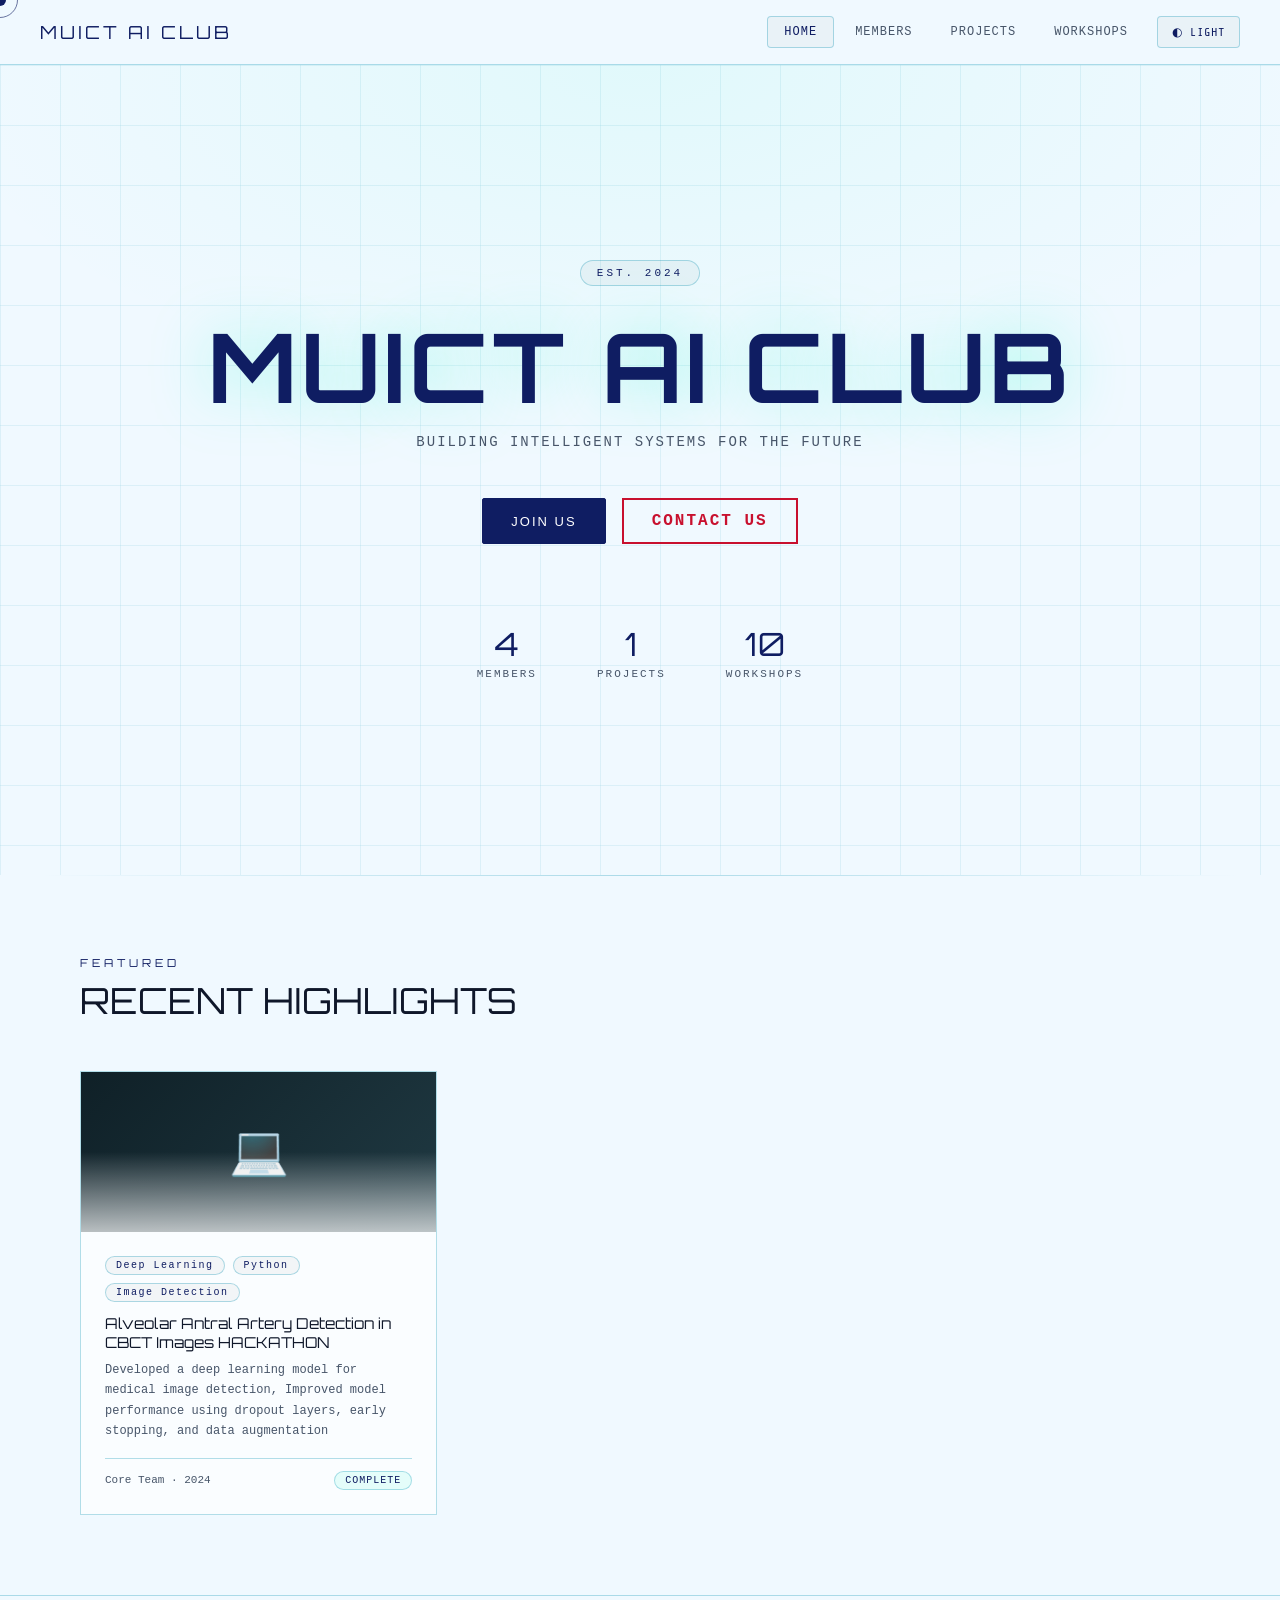
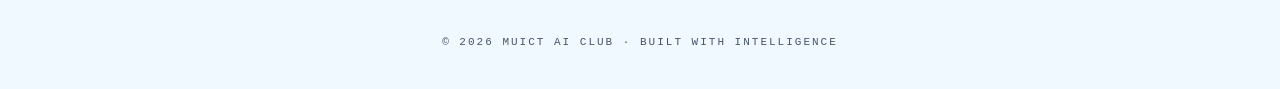
<file: index.html>
<!DOCTYPE html>
<html lang="en" data-theme="dark">
<head>
  <meta charset="UTF-8">
  <meta name="viewport" content="width=device-width, initial-scale=1.0">
  <meta name="description" content="AI Club — Building Intelligent Systems for the Future">
  <meta name="og:title" content="AI Club">
  <meta name="og:description" content="Building Intelligent Systems for the Future">
  <title>MUICT AI Club</title>
  <link rel="preconnect" href="https://fonts.googleapis.com">
  <link rel="preconnect" href="https://fonts.gstatic.com" crossorigin>
  <link href="https://fonts.googleapis.com/css2?family=Orbitron:wght@400;700&family=Share+Tech+Mono&display=swap" rel="stylesheet">
  <link rel="stylesheet" href="css/style.css">
</head>
<body>

  <!-- Custom cursor -->
  <div class="cursor" id="cursor"></div>
  <div class="cursor-ring" id="cursorRing"></div>

  <!-- Navbar -->
  <nav class="navbar">
    <div class="nav-logo">MUICT AI CLUB</div>
    <div class="nav-links">
      <a href="#" class="active" data-page="home" onclick="showPage('home', this)">HOME</a>
      <a href="#" data-page="members" onclick="showPage('members', this)">MEMBERS</a>
      <a href="#" data-page="projects" onclick="showPage('projects', this)">PROJECTS</a>
      <a href="#" data-page="workshops" onclick="showPage('workshops', this)">WORKSHOPS</a>
      <button class="theme-toggle" id="themeBtn" onclick="toggleTheme()">◐ LIGHT</button>
    </div>
  </nav>

  <!-- ======================== HOME PAGE ======================== -->
  <div id="page-home" class="page active">
    <div class="hero">
      <div class="hero-badge">EST. 2024</div>
      <h1>MUICT AI CLUB</h1>
      <p class="hero-sub">BUILDING INTELLIGENT SYSTEMS FOR THE FUTURE</p>
      <div class="hero-btns">
        <!-- <button class="btn filled" onclick="showPage('members', document.querySelector('[data-page=members]'))">JOIN US</button>
        <a href="muaihackathon2026/" class="btn">HACKATHON</a> -->
        <button 
  class="btn filled" 
  onclick="showPage('members', document.querySelector('[data-page=members]'))"
  style="color: white;"
>
  JOIN US
</button>

<a 
  href="contact_info/"
  style="
    display:inline-block;
    width:auto;
    white-space:nowrap;
    padding:12px 28px;
    color:#C8102E;
    border:2px solid #C8102E;
    font-weight:700;
    text-decoration:none;
    letter-spacing:2px;
    background:transparent;
    transition:all 0.25s ease;
  "
  onmouseover="
    this.style.background='#C8102E';
    this.style.color='white';
    this.style.boxShadow='0 6px 20px rgba(200,16,46,0.3)';
    this.style.transform='translateY(-2px)';
  "
  onmouseout="
    this.style.background='transparent';
    this.style.color='#C8102E';
    this.style.boxShadow='none';
    this.style.transform='translateY(0)';
  "
>
  CONTACT US
</a>
 
      </div>
      <div class="hero-stats">
        <div class="stat"><span class="stat-num" id="statMembers">0</span><div class="stat-label">MEMBERS</div></div>
        <div class="stat"><span class="stat-num" id="statProjects">0</span><div class="stat-label">PROJECTS</div></div>
        <div class="stat"><span class="stat-num" id="statWorkshops">0</span><div class="stat-label">WORKSHOPS</div></div>
      </div>
    </div>

    <div class="divider"></div>

    <div class="section">
      <div class="section-title">FEATURED</div>
      <div class="section-heading">RECENT HIGHLIGHTS</div>
      <div class="projects-grid" id="homeFeatured"></div>
    </div>
  </div>

  <!-- ======================== MEMBERS PAGE ======================== -->
  <div id="page-members" class="page">
    <div class="section" style="padding-top: 60px;">

      <!-- Current members -->
      <div class="section-title">THE TEAM</div>
      <div class="section-heading">CURRENT MEMBERS</div>
      <div class="members-grid" id="currentMembersGrid"></div>

      <!-- Alumni divider -->
      <div class="alumni-divider">
        <div class="alumni-divider-line"></div>
        <div class="alumni-divider-label">ALUMNI</div>
        <div class="alumni-divider-line"></div>
      </div>

      <!-- Alumni members -->
      <div class="section-sub">Members who have graduated — always part of the club.</div>
      <div class="members-grid alumni-grid" id="alumniMembersGrid"></div>

      <!-- Join banner -->
      <div class="join-banner" id="joinBanner">
        <div class="join-banner-text">
          <div class="join-banner-title">WANT TO JOIN?</div>
          <div class="join-banner-sub">Fill in the form and we will get back to you.</div>
        </div>
        <a id="joinFormLink" href="#" target="_blank" rel="noopener" class="btn filled" style="color: white;">APPLY NOW</a>
      </div>

    </div>
  </div>

  <!-- ======================== PROJECTS PAGE ======================== -->
  <div id="page-projects" class="page">
    <div class="section" style="padding-top: 60px;">
      <div class="section-title">OUR WORK</div>
      <div class="section-heading">PAST PROJECTS</div>
      <div class="projects-grid" id="projectsGrid"></div>
    </div>
  </div>

  <!-- ======================== WORKSHOPS PAGE ======================== -->
  <div id="page-workshops" class="page">
    <div class="section" style="padding-top: 60px;">
      <div class="section-title">LEARN</div>
      <div class="section-heading">WORKSHOPS</div>
      <div class="workshops-grid" id="workshopsGrid"></div>

      <!-- Workshop register banner -->
      <!-- <div class="join-banner" id="workshopBanner">
        <div class="join-banner-text">
          <div class="join-banner-title">UPCOMING WORKSHOP</div>
          <div class="join-banner-sub">Register to save your spot for the next session.</div>
        </div>
        <a id="workshopFormLink" href="#" target="_blank" rel="noopener" class="btn">REGISTER</a>
      </div> -->
    </div>
  </div>

  <!-- Footer -->
  <footer>
    &copy; 2026 MUICT AI CLUB · BUILT WITH INTELLIGENCE
  </footer>

  <!-- ======================== EDIT MODAL ======================== -->
  <div class="modal-overlay" id="editModal">
    <div class="modal">
      <h3>EDIT MEMBER</h3>
      <div class="field">
        <label>PHOTO</label>
        <div class="avatar-preview" id="modalAvatarPreview"></div>
        <input type="file" id="photoInput" accept="image/*">
      </div>
      <div class="field"><label>NAME</label><input id="editName" type="text" placeholder="Full Name"></div>
      <div class="field"><label>ROLE</label><input id="editRole" type="text" placeholder="e.g. AI Engineer"></div>
      <div class="field"><label>BIO</label><textarea id="editBio" rows="3" placeholder="Short bio..."></textarea></div>
      <div class="field"><label>LINKEDIN URL</label><input id="editLinkedin" type="url" placeholder="https://linkedin.com/in/username"></div>
      <div class="field"><label>GITHUB URL</label><input id="editGithub" type="url" placeholder="https://github.com/username"></div>
      <div class="modal-actions">
        <button class="btn" onclick="closeModal()">CANCEL</button>
        <button class="btn filled" onclick="saveEdit()">SAVE</button>
      </div>
    </div>
  </div>

  <!-- Scripts (data first, then app logic) -->
  <script src="js/data.js"></script>
  <script src="js/render.js"></script>
  <script src="js/app.js"></script>

</body>
</html>
</file>
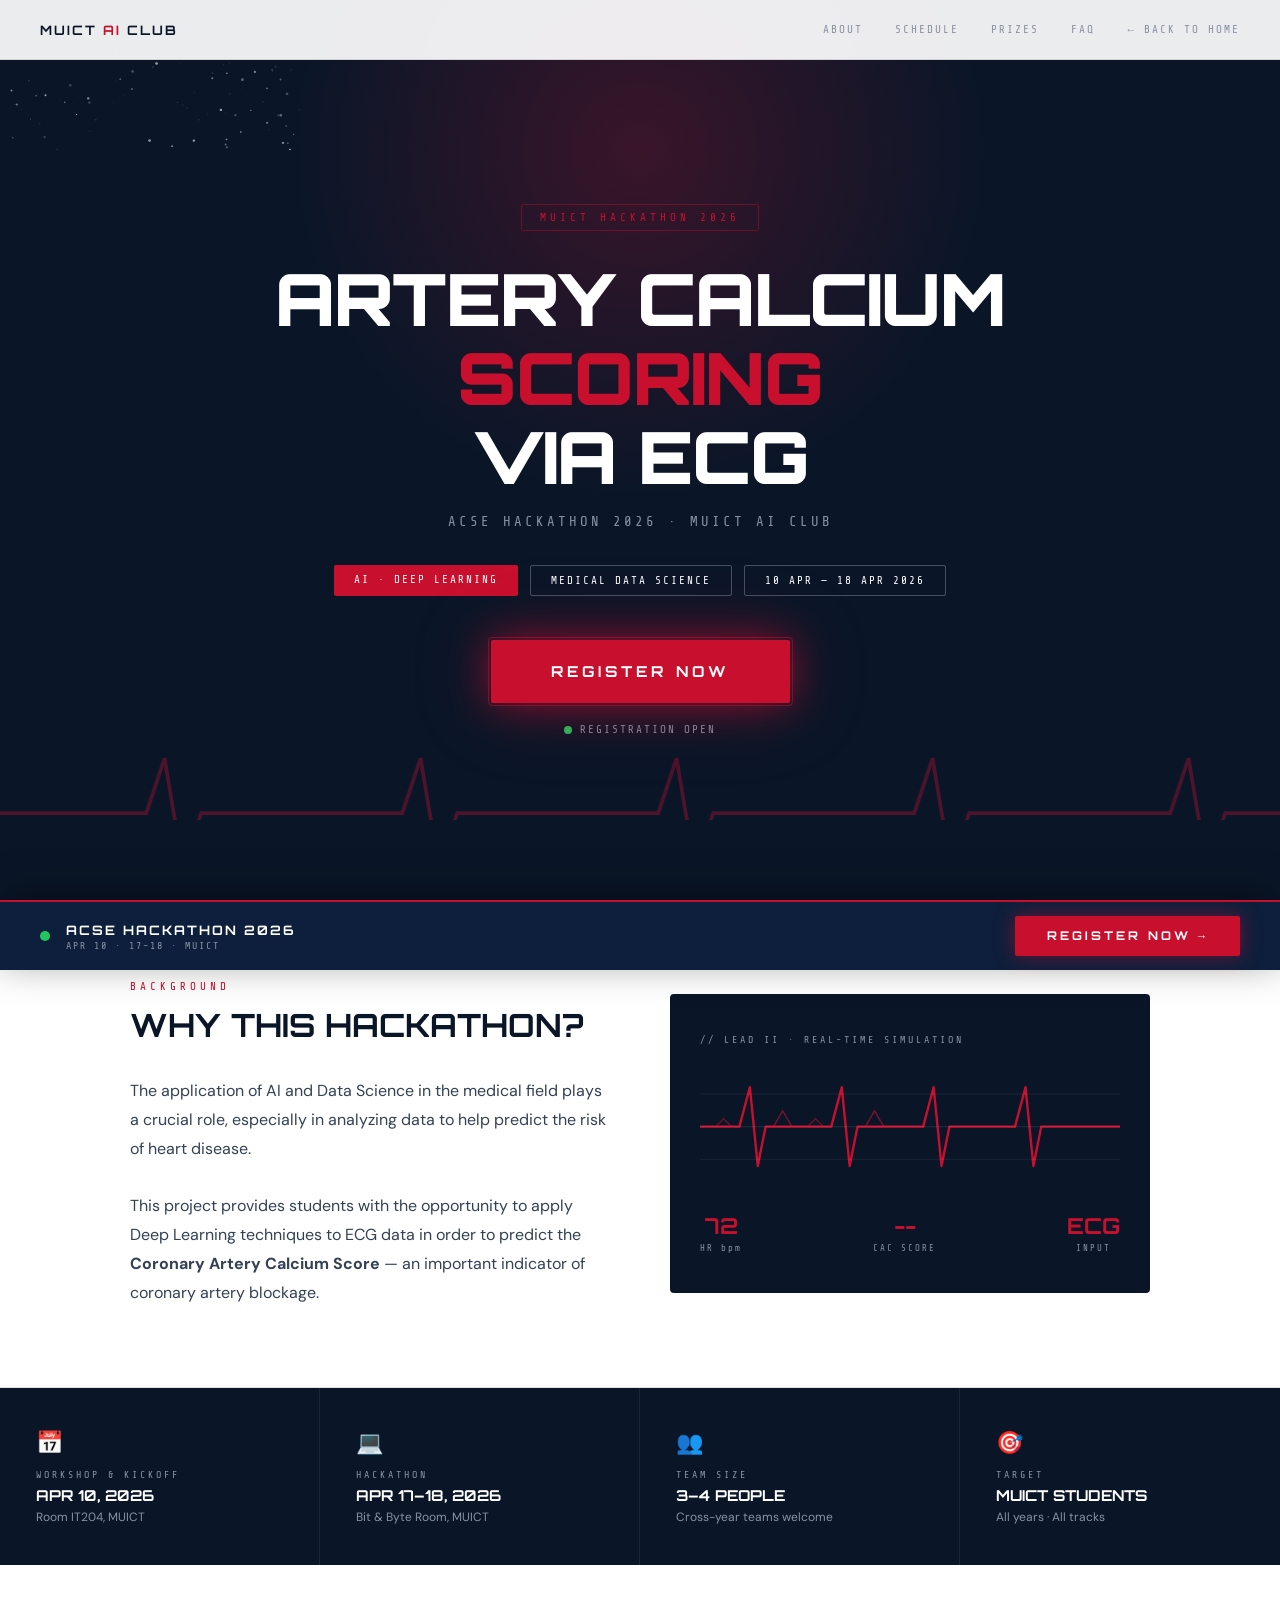
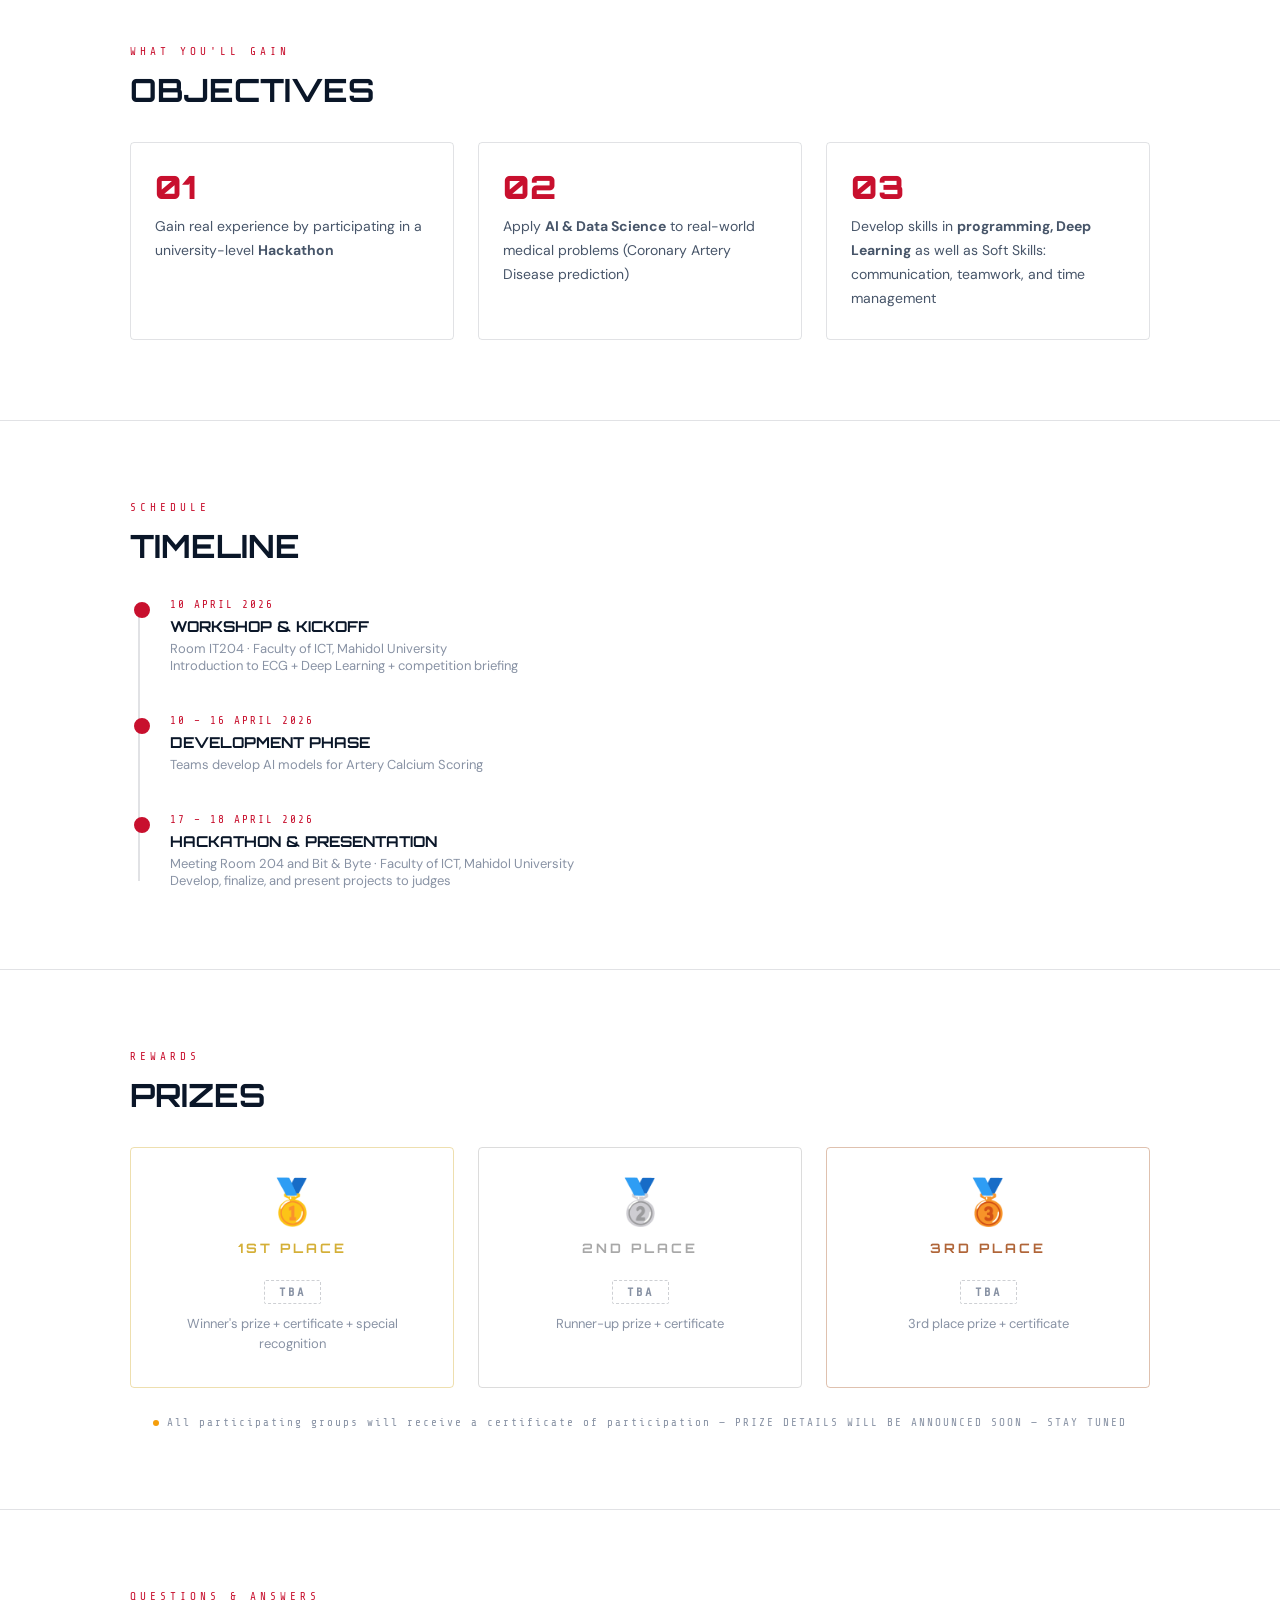
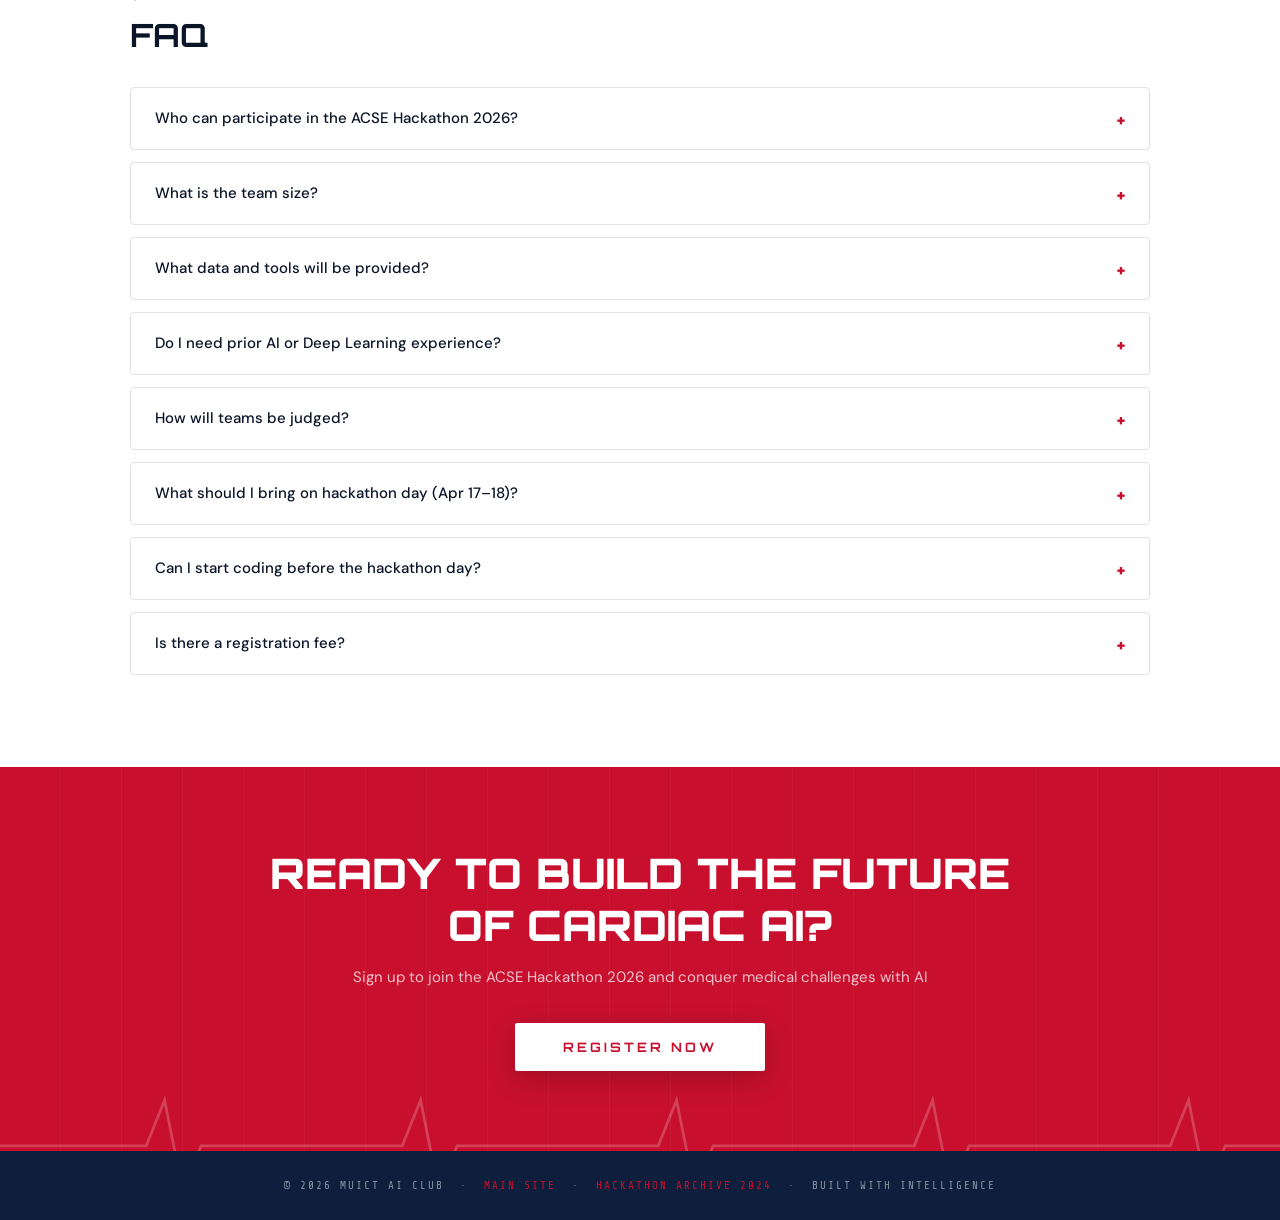
<file: muaihackathon2026/index.html>
<!DOCTYPE html>
<html lang="en">
<head>
  <meta charset="UTF-8">
  <meta name="viewport" content="width=device-width, initial-scale=1.0">
  <title>ACSE Hackathon 2026 · MUICT AI Club</title>
  <link rel="preconnect" href="https://fonts.googleapis.com">
  <link rel="preconnect" href="https://fonts.gstatic.com" crossorigin>
  <link href="https://fonts.googleapis.com/css2?family=Orbitron:wght@400;700;900&family=Share+Tech+Mono&family=DM+Sans:wght@300;400;500&display=swap" rel="stylesheet">
  <style>
    :root {
      --red:    #C8102E;
      --navy:   #0A1628;
      --navy2:  #0D1F3C;
      --white:  #FFFFFF;
      --off:    #F4F5F7;
      --gray:   #8892A4;
      --line:   rgba(10,22,40,0.12);
      --accent: #E8F0FF;
      --ecg:    #C8102E;
    }

    *, *::before, *::after { box-sizing: border-box; margin: 0; padding: 0; }

    html { scroll-behavior: smooth; }

    body {
      font-family: 'DM Sans', sans-serif;
      background: var(--white);
      color: var(--navy);
      overflow-x: hidden;
    }

    /* ── NAVBAR ── */
    nav {
      position: fixed; top: 0; left: 0; right: 0; z-index: 100;
      display: flex; align-items: center; justify-content: space-between;
      padding: 0 40px; height: 60px;
      background: rgba(255,255,255,0.92);
      backdrop-filter: blur(10px);
      border-bottom: 1px solid var(--line);
    }
    .nav-logo {
      font-family: 'Orbitron', monospace;
      font-size: 13px; font-weight: 700; letter-spacing: 2px;
      color: var(--navy);
    }
    .nav-logo span { color: var(--red); }
    .nav-links {
      display: flex; align-items: center; gap: 32px;
    }
    .nav-link {
      font-family: 'Share Tech Mono', monospace;
      font-size: 11px; letter-spacing: 2px; color: var(--gray);
      text-decoration: none; transition: color .2s;
    }
    .nav-link:hover { color: var(--red); }
    .nav-back {
      font-family: 'Share Tech Mono', monospace;
      font-size: 11px; letter-spacing: 2px; color: var(--gray);
      text-decoration: none; transition: color .2s;
    }
    .nav-back:hover { color: var(--red); }
    @media(max-width:600px){
      nav { padding: 0 20px; }
      .nav-links { gap: 16px; }
    }

    /* ── HERO ── */
    .hero {
      position: relative;
      min-height: 100vh;
      background: var(--navy);
      display: flex; flex-direction: column;
      align-items: center; justify-content: center;
      text-align: center;
      padding: 100px 40px 60px;
      overflow: hidden;
    }

    /* Animated ECG line across hero */
    .ecg-line-wrap {
      position: absolute; bottom: 80px; left: 0; right: 0;
      height: 80px; overflow: hidden; opacity: 0.35;
    }
    .ecg-line-wrap svg {
      width: 200%; animation: scrollECG 6s linear infinite;
    }
    @keyframes scrollECG {
      from { transform: translateX(0); }
      to   { transform: translateX(-50%); }
    }

    /* Red glow orb */
    .hero::before {
      content: '';
      position: absolute; top: -200px; left: 50%; transform: translateX(-50%);
      width: 700px; height: 700px; border-radius: 50%;
      background: radial-gradient(circle, rgba(200,16,46,0.25) 0%, transparent 70%);
      pointer-events: none;
    }

    .hero-tag {
      font-family: 'Share Tech Mono', monospace;
      font-size: 11px; letter-spacing: 4px; color: var(--red);
      border: 1px solid rgba(200,16,46,0.4);
      padding: 6px 18px; border-radius: 2px; margin-bottom: 28px;
      animation: fadeUp .6s ease both;
    }

    .hero h1 {
      font-family: 'Orbitron', monospace;
      font-size: clamp(28px, 6vw, 72px);
      font-weight: 900; color: var(--white);
      line-height: 1.1; letter-spacing: -1px;
      animation: fadeUp .7s .1s ease both;
    }
    .hero h1 span { color: var(--red); }

    .hero-sub {
      font-family: 'Share Tech Mono', monospace;
      font-size: clamp(11px, 1.5vw, 14px);
      letter-spacing: 3px; color: var(--gray);
      margin-top: 18px;
      animation: fadeUp .7s .2s ease both;
    }

    .hero-badges {
      display: flex; gap: 12px; flex-wrap: wrap; justify-content: center;
      margin-top: 36px;
      animation: fadeUp .7s .3s ease both;
    }
    .badge {
      font-family: 'Share Tech Mono', monospace;
      font-size: 11px; letter-spacing: 2px;
      padding: 8px 20px; border-radius: 2px;
    }
    .badge-red  { background: var(--red); color: var(--white); }
    .badge-out  { border: 1px solid rgba(255,255,255,0.25); color: var(--white); }

    .hero-cta {
      margin-top: 44px;
      animation: fadeUp .7s .4s ease both;
    }
    .btn-register {
      font-family: 'Orbitron', monospace;
      font-size: 15px; font-weight: 700; letter-spacing: 4px;
      padding: 22px 60px; background: var(--red); color: var(--white);
      border: none; border-radius: 2px; cursor: pointer;
      text-decoration: none; display: inline-block;
      box-shadow: 0 0 40px rgba(200,16,46,0.65), 0 0 80px rgba(200,16,46,0.25);
      transition: transform .2s, box-shadow .2s, letter-spacing .2s;
      position: relative;
    }
    .btn-register::after {
      content: '';
      position: absolute; inset: -3px; border-radius: 4px;
      border: 1px solid rgba(200,16,46,0.5);
      animation: borderPulse 2s ease infinite;
    }
    @keyframes borderPulse {
      0%,100% { opacity: 1; transform: scale(1); }
      50%      { opacity: 0; transform: scale(1.04); }
    }
    .btn-register:hover {
      transform: translateY(-3px);
      letter-spacing: 5px;
      box-shadow: 0 0 60px rgba(200,16,46,0.8), 0 0 120px rgba(200,16,46,0.35);
    }

    /* pulse dot */
    .pulse-wrap {
      display: flex; align-items: center; gap: 8px; margin-top: 20px;
      font-family: 'Share Tech Mono', monospace; font-size: 11px; color: var(--gray);
      letter-spacing: 2px; justify-content: center;
    }
    .pulse-dot {
      width: 8px; height: 8px; border-radius: 50%; background: #22C55E;
      animation: pulse 1.4s ease infinite;
    }
    @keyframes pulse {
      0%,100% { opacity: 1; transform: scale(1); }
      50%      { opacity: .4; transform: scale(1.6); }
    }

    @keyframes fadeUp {
      from { opacity: 0; transform: translateY(24px); }
      to   { opacity: 1; transform: translateY(0); }
    }

    /* ── STICKY REGISTER BAR ── */
    .sticky-bar {
      position: fixed; bottom: 0; left: 0; right: 0; z-index: 99;
      background: var(--navy2);
      border-top: 2px solid var(--red);
      display: flex; align-items: center; justify-content: space-between;
      padding: 14px 40px;
      transform: translateY(100%);
      transition: transform .4s cubic-bezier(.22,1,.36,1);
      box-shadow: 0 -8px 40px rgba(0,0,0,0.4);
    }
    .sticky-bar.visible { transform: translateY(0); }
    .sticky-bar-left {
      display: flex; align-items: center; gap: 16px;
    }
    .sticky-pulse { width: 10px; height: 10px; border-radius: 50%; background: #22C55E; animation: pulse 1.4s ease infinite; flex-shrink: 0; }
    .sticky-title {
      font-family: 'Orbitron', monospace;
      font-size: 13px; font-weight: 700; color: var(--white); letter-spacing: 2px;
    }
    .sticky-sub {
      font-family: 'Share Tech Mono', monospace;
      font-size: 10px; color: var(--gray); letter-spacing: 2px; margin-top: 2px;
    }
    .btn-sticky {
      font-family: 'Orbitron', monospace;
      font-size: 12px; font-weight: 700; letter-spacing: 3px;
      padding: 12px 32px; background: var(--red); color: var(--white);
      border: none; border-radius: 2px; cursor: pointer;
      text-decoration: none; display: inline-block;
      box-shadow: 0 0 20px rgba(200,16,46,0.5);
      transition: transform .2s, box-shadow .2s;
      white-space: nowrap;
    }
    .btn-sticky:hover { transform: translateY(-1px); box-shadow: 0 0 35px rgba(200,16,46,0.7); }
    @media(max-width:600px){
      .sticky-bar { padding: 12px 20px; }
      .sticky-sub { display: none; }
    }

    /* ── CONTENT SECTIONS ── */
    .content { background: var(--white); }

    .section {
      max-width: 1100px; margin: 0 auto;
      padding: 80px 40px;
    }

    .sec-eyebrow {
      font-family: 'Share Tech Mono', monospace;
      font-size: 11px; letter-spacing: 4px; color: var(--red);
      margin-bottom: 12px;
    }
    .sec-heading {
      font-family: 'Orbitron', monospace;
      font-size: clamp(20px, 3vw, 32px); font-weight: 700;
      color: var(--navy); margin-bottom: 32px;
    }
    .sec-body {
      font-size: 16px; line-height: 1.8; color: #334155;
      max-width: 720px;
    }

    /* ── DIVIDER ── */
    .hr { height: 1px; background: var(--line); }

    /* ── ABOUT + ECG ILLUSTRATION ── */
    .about-wrap {
      display: grid; grid-template-columns: 1fr 1fr; gap: 60px; align-items: center;
    }
    @media(max-width:720px){ .about-wrap { grid-template-columns: 1fr; } }

    .ecg-card {
      background: var(--navy);
      border-radius: 4px;
      padding: 40px 30px;
      position: relative; overflow: hidden;
    }
    .ecg-card-label {
      font-family: 'Share Tech Mono', monospace;
      font-size: 10px; letter-spacing: 3px; color: var(--gray);
      margin-bottom: 16px;
    }
    .ecg-card svg { width: 100%; display: block; }
    .ecg-card-reading {
      display: flex; justify-content: space-between; margin-top: 20px;
    }
    .ecg-reading-item { text-align: center; }
    .ecg-reading-val {
      font-family: 'Orbitron', monospace;
      font-size: 22px; font-weight: 700; color: var(--red);
    }
    .ecg-reading-lbl {
      font-family: 'Share Tech Mono', monospace;
      font-size: 9px; letter-spacing: 2px; color: var(--gray);
      margin-top: 4px;
    }
    .ecg-scan-line {
      position: absolute; top: 0; left: -100%; width: 60px; height: 100%;
      background: linear-gradient(90deg, transparent, rgba(200,16,46,0.15), transparent);
      animation: scan 3s ease-in-out infinite;
    }
    @keyframes scan {
      from { left: -100%; }
      to   { left: 200%; }
    }

    /* ── TIMELINE ── */
    .timeline { position: relative; padding-left: 40px; }
    .timeline::before {
      content: ''; position: absolute; left: 8px; top: 8px; bottom: 8px;
      width: 2px; background: var(--line);
    }
    .tl-item { position: relative; margin-bottom: 40px; }
    .tl-item:last-child { margin-bottom: 0; }
    .tl-dot {
      position: absolute; left: -36px; top: 4px;
      width: 16px; height: 16px; border-radius: 50%;
      background: var(--white); border: 3px solid var(--navy);
    }
    .tl-item.red .tl-dot { border-color: var(--red); background: var(--red); }
    .tl-date {
      font-family: 'Share Tech Mono', monospace;
      font-size: 11px; letter-spacing: 2px; color: var(--red);
      margin-bottom: 6px;
    }
    .tl-title {
      font-family: 'Orbitron', monospace;
      font-size: 15px; font-weight: 700; color: var(--navy);
      margin-bottom: 4px;
    }
    .tl-loc {
      font-size: 13px; color: var(--gray);
    }

    /* ── OBJECTIVES ── */
    .obj-grid {
      display: grid; grid-template-columns: repeat(auto-fit, minmax(280px, 1fr));
      gap: 24px; margin-top: 8px;
    }
    .obj-card {
      border: 1px solid var(--line);
      border-radius: 4px; padding: 28px 24px;
      transition: border-color .2s, transform .2s;
      position: relative; overflow: hidden;
    }
    .obj-card::before {
      content: ''; position: absolute; top: 0; left: 0;
      width: 3px; height: 0; background: var(--red);
      transition: height .3s;
    }
    .obj-card:hover { border-color: rgba(200,16,46,0.3); transform: translateY(-3px); }
    .obj-card:hover::before { height: 100%; }
    .obj-num {
      font-family: 'Orbitron', monospace;
      font-size: 32px; font-weight: 900; color: var(--red);
      line-height: 1; margin-bottom: 12px;
    }
    .obj-text { font-size: 14px; line-height: 1.7; color: #475569; }

    /* ── INFO STRIP ── */
    .info-strip {
      background: var(--navy);
      display: grid; grid-template-columns: repeat(auto-fit, minmax(200px, 1fr));
    }
    .info-item {
      padding: 40px 36px;
      border-right: 1px solid rgba(255,255,255,0.07);
    }
    .info-item:last-child { border-right: none; }
    .info-icon {
      font-size: 22px; margin-bottom: 12px;
    }
    .info-label {
      font-family: 'Share Tech Mono', monospace;
      font-size: 10px; letter-spacing: 3px; color: var(--gray);
      margin-bottom: 6px;
    }
    .info-val {
      font-family: 'Orbitron', monospace;
      font-size: 15px; font-weight: 700; color: var(--white);
    }
    .info-sub { font-size: 12px; color: var(--gray); margin-top: 4px; }

    /* ── PRIZES ── */
    .prizes-grid {
      display: grid;
      grid-template-columns: repeat(auto-fit, minmax(220px, 1fr));
      gap: 24px; margin-top: 8px;
    }
    .prize-card {
      border: 1px solid var(--line);
      border-radius: 4px; padding: 32px 24px;
      text-align: center;
      transition: border-color .2s, transform .2s;
      position: relative; overflow: hidden;
    }
    .prize-card.gold   { border-color: rgba(212,175,55,0.4); }
    .prize-card.silver { border-color: rgba(168,168,168,0.4); }
    .prize-card.bronze { border-color: rgba(176,101,56,0.4); }
    .prize-card:hover  { transform: translateY(-4px); }
    .prize-card.gold:hover   { border-color: rgba(212,175,55,0.8); box-shadow: 0 8px 30px rgba(212,175,55,0.1); }
    .prize-card.silver:hover { border-color: rgba(168,168,168,0.8); box-shadow: 0 8px 30px rgba(168,168,168,0.1); }
    .prize-card.bronze:hover { border-color: rgba(176,101,56,0.8); box-shadow: 0 8px 30px rgba(176,101,56,0.1); }
    .prize-medal {
      font-size: 44px; margin-bottom: 16px; line-height: 1;
    }
    .prize-place {
      font-family: 'Orbitron', monospace;
      font-size: 13px; font-weight: 700; letter-spacing: 3px;
      margin-bottom: 12px;
    }
    .prize-card.gold   .prize-place { color: #D4AF37; }
    .prize-card.silver .prize-place { color: #A8A8A8; }
    .prize-card.bronze .prize-place { color: #B06538; }
    .prize-amount {
      font-family: 'Orbitron', monospace;
      font-size: 28px; font-weight: 900; color: var(--navy);
      margin-bottom: 8px;
    }
    .prize-tba {
      font-family: 'Share Tech Mono', monospace;
      font-size: 12px; letter-spacing: 3px;
      color: var(--gray);
      border: 1px dashed rgba(10,22,40,0.2);
      display: inline-block; padding: 4px 14px; border-radius: 2px;
    }
    .prize-desc { font-size: 13px; color: var(--gray); margin-top: 10px; line-height: 1.6; }
    .prize-note {
      margin-top: 28px;
      font-family: 'Share Tech Mono', monospace;
      font-size: 11px; letter-spacing: 2px; color: var(--gray);
      text-align: center; display: flex; align-items: center; justify-content: center; gap: 8px;
    }
    .prize-note-dot {
      width: 6px; height: 6px; border-radius: 50%; background: #F59E0B;
      animation: pulse 2s ease infinite; flex-shrink: 0;
    }

    /* ── FAQ ── */
    .faq-list { margin-top: 8px; }
    .faq-item {
      border: 1px solid var(--line);
      border-radius: 4px;
      margin-bottom: 12px;
      overflow: hidden;
      transition: border-color .2s;
    }
    .faq-item.open { border-color: rgba(200,16,46,0.3); }
    .faq-q {
      display: flex; align-items: center; justify-content: space-between;
      padding: 20px 24px;
      cursor: pointer;
      user-select: none;
      gap: 16px;
    }
    .faq-q-text {
      font-family: 'DM Sans', sans-serif;
      font-size: 15px; font-weight: 500; color: var(--navy);
      line-height: 1.4;
    }
    .faq-icon {
      font-family: 'Orbitron', monospace;
      font-size: 18px; font-weight: 700; color: var(--red);
      flex-shrink: 0; transition: transform .25s;
      line-height: 1;
    }
    .faq-item.open .faq-icon { transform: rotate(45deg); }
    .faq-a {
      max-height: 0; overflow: hidden;
      transition: max-height .35s cubic-bezier(.4,0,.2,1), padding .25s;
      padding: 0 24px;
      font-size: 14px; line-height: 1.8; color: #475569;
    }
    .faq-item.open .faq-a {
      max-height: 400px;
      padding: 0 24px 20px;
    }

    /* ── REGISTER CTA ── */
    .cta-section {
      background: var(--red);
      padding: 80px 40px;
      text-align: center;
      position: relative; overflow: hidden;
    }
    .cta-section::before {
      content: '';
      position: absolute; inset: 0;
      background: repeating-linear-gradient(
        90deg,
        transparent,
        transparent 60px,
        rgba(255,255,255,0.04) 60px,
        rgba(255,255,255,0.04) 61px
      );
    }
    .cta-ecg {
      position: absolute; bottom: 0; left: 0; right: 0;
      height: 60px; overflow: hidden; opacity: 0.2;
    }
    .cta-ecg svg { width: 200%; animation: scrollECG 5s linear infinite; }
    .cta-section h2 {
      font-family: 'Orbitron', monospace;
      font-size: clamp(22px, 4vw, 42px); font-weight: 900;
      color: var(--white); margin-bottom: 16px;
      position: relative; z-index: 1;
    }
    .cta-section p {
      font-size: 15px; color: rgba(255,255,255,0.75);
      margin-bottom: 36px; position: relative; z-index: 1;
    }
    .btn-register-white {
      font-family: 'Orbitron', monospace;
      font-size: 13px; font-weight: 700; letter-spacing: 3px;
      padding: 16px 48px; background: var(--white); color: var(--red);
      border: none; border-radius: 2px; cursor: pointer;
      text-decoration: none; display: inline-block;
      box-shadow: 0 8px 30px rgba(0,0,0,0.2);
      transition: transform .2s, box-shadow .2s;
      position: relative; z-index: 1;
    }
    .btn-register-white:hover {
      transform: translateY(-2px);
      box-shadow: 0 14px 40px rgba(0,0,0,0.3);
    }

    /* ── FOOTER ── */
    footer {
      background: var(--navy2);
      text-align: center; padding: 28px 40px;
      font-family: 'Share Tech Mono', monospace;
      font-size: 11px; letter-spacing: 2px; color: var(--gray);
    }
    footer a { color: var(--red); text-decoration: none; }
  </style>
</head>
<body>

  <!-- NAVBAR -->
  <nav>
    <div class="nav-logo">MUICT <span>AI</span> CLUB</div>
    <div class="nav-links">
      <a href="#about"    class="nav-link">ABOUT</a>
      <a href="#schedule" class="nav-link">SCHEDULE</a>
      <a href="#prizes"   class="nav-link">PRIZES</a>
      <a href="#faq"      class="nav-link">FAQ</a>
      <a href="../index.html" class="nav-back">← BACK TO HOME</a>
    </div>
  </nav>

  <!-- HERO -->
  <section class="hero">
    <canvas id="stars" style="position:absolute;inset:0;pointer-events:none;z-index:0;"></canvas>

    <div class="hero-tag" style="position:relative;z-index:1;">MUICT HACKATHON 2026</div>

    <h1 style="position:relative;z-index:1;">
      ARTERY CALCIUM<br><span>SCORING</span><br>VIA ECG
    </h1>
    <div class="hero-sub" style="position:relative;z-index:1;">ACSE HACKATHON 2026 · MUICT AI CLUB</div>

    <div class="hero-badges" style="position:relative;z-index:1;">
      <span class="badge badge-red">AI · DEEP LEARNING</span>
      <span class="badge badge-out">MEDICAL DATA SCIENCE</span>
      <span class="badge badge-out">10 APR — 18 APR 2026</span>
    </div>

    <div class="hero-cta" style="position:relative;z-index:1;">
      <a href="#register" class="btn-register">REGISTER NOW</a>
      <div class="pulse-wrap">
        <div class="pulse-dot"></div>
        <span>REGISTRATION OPEN</span>
      </div>
    </div>

    <!-- Animated ECG line -->
    <div class="ecg-line-wrap">
      <svg viewBox="0 0 1400 80" preserveAspectRatio="none" xmlns="http://www.w3.org/2000/svg">
        <polyline
          points="0,40 60,40 80,40 90,10 100,70 110,40 130,40
                  200,40 220,40 230,10 240,70 250,40 270,40
                  340,40 360,40 370,10 380,70 390,40 410,40
                  480,40 500,40 510,10 520,70 530,40 550,40
                  620,40 640,40 650,10 660,70 670,40 690,40
                  760,40 780,40 790,10 800,70 810,40 830,40
                  900,40 920,40 930,10 940,70 950,40 970,40
                  1040,40 1060,40 1070,10 1080,70 1090,40 1110,40
                  1180,40 1200,40 1210,10 1220,70 1230,40 1250,40
                  1320,40 1340,40 1350,10 1360,70 1370,40 1400,40"
          fill="none" stroke="#C8102E" stroke-width="2"/>
      </svg>
    </div>
  </section>

  <!-- MAIN CONTENT -->
  <div class="content">

    <!-- ABOUT -->
    <div class="section" id="about">
      <div class="about-wrap">
        <div>
          <div class="sec-eyebrow">BACKGROUND</div>
          <div class="sec-heading">WHY THIS HACKATHON?</div>
          <div class="sec-body">
            <p>The application of AI and Data Science in the medical field plays a crucial role, especially in analyzing data to help predict the risk of heart disease.</p>
            <br>
            <p>This project provides students with the opportunity to apply Deep Learning techniques to ECG data in order to predict the <strong>Coronary Artery Calcium Score</strong> — an important indicator of coronary artery blockage.</p>
          </div>
        </div>

        <!-- ECG Monitor Card -->
        <div class="ecg-card">
          <div class="ecg-scan-line"></div>
          <div class="ecg-card-label">// LEAD II · REAL-TIME SIMULATION</div>
          <svg viewBox="0 0 320 100" xmlns="http://www.w3.org/2000/svg">
            <polyline
              points="0,50 20,50 30,50 38,20 44,80 50,50 70,50
                      90,50 100,50 108,20 114,80 120,50 140,50
                      160,50 170,50 178,20 184,80 190,50 210,50
                      230,50 240,50 248,20 254,80 260,50 280,50 320,50"
              fill="none" stroke="#C8102E" stroke-width="1.8"
              stroke-linejoin="round"/>
            <polyline points="12,50 18,44 24,50" fill="none" stroke="rgba(200,16,46,0.5)" stroke-width="1"/>
            <polyline points="82,50 88,44 94,50" fill="none" stroke="rgba(200,16,46,0.5)" stroke-width="1"/>
            <polyline points="56,50 63,38 70,50" fill="none" stroke="rgba(200,16,46,0.6)" stroke-width="1"/>
            <polyline points="126,50 133,38 140,50" fill="none" stroke="rgba(200,16,46,0.6)" stroke-width="1"/>
            <line x1="0" y1="25" x2="320" y2="25" stroke="rgba(255,255,255,0.05)" stroke-width="1"/>
            <line x1="0" y1="50" x2="320" y2="50" stroke="rgba(255,255,255,0.08)" stroke-width="1"/>
            <line x1="0" y1="75" x2="320" y2="75" stroke="rgba(255,255,255,0.05)" stroke-width="1"/>
          </svg>
          <div class="ecg-card-reading">
            <div class="ecg-reading-item">
              <div class="ecg-reading-val" id="hrVal">72</div>
              <div class="ecg-reading-lbl">HR bpm</div>
            </div>
            <div class="ecg-reading-item">
              <div class="ecg-reading-val" id="cacVal">--</div>
              <div class="ecg-reading-lbl">CAC SCORE</div>
            </div>
            <div class="ecg-reading-item">
              <div class="ecg-reading-val">ECG</div>
              <div class="ecg-reading-lbl">INPUT</div>
            </div>
          </div>
        </div>
      </div>
    </div>

    <div class="hr"></div>

    <!-- INFO STRIP -->
    <div class="info-strip">
      <div class="info-item">
        <div class="info-icon">📅</div>
        <div class="info-label">WORKSHOP & KICKOFF</div>
        <div class="info-val">APR 10, 2026</div>
        <div class="info-sub">Room IT204, MUICT</div>
      </div>
      <div class="info-item">
        <div class="info-icon">💻</div>
        <div class="info-label">HACKATHON</div>
        <div class="info-val">APR 17–18, 2026</div>
        <div class="info-sub">Bit &amp; Byte Room, MUICT</div>
      </div>
      <div class="info-item">
        <div class="info-icon">👥</div>
        <div class="info-label">TEAM SIZE</div>
        <div class="info-val">3–4 PEOPLE</div>
        <div class="info-sub">Cross-year teams welcome</div>
      </div>
      <div class="info-item">
        <div class="info-icon">🎯</div>
        <div class="info-label">TARGET</div>
        <div class="info-val">MUICT STUDENTS</div>
        <div class="info-sub">All years · All tracks</div>
      </div>
    </div>

    <!-- OBJECTIVES -->
    <div class="section">
      <div class="sec-eyebrow">WHAT YOU'LL GAIN</div>
      <div class="sec-heading">OBJECTIVES</div>
      <div class="obj-grid">
        <div class="obj-card">
          <div class="obj-num">01</div>
          <div class="obj-text">Gain real experience by participating in a university-level <strong>Hackathon</strong></div>
        </div>
        <div class="obj-card">
          <div class="obj-num">02</div>
          <div class="obj-text">Apply <strong>AI &amp; Data Science</strong> to real-world medical problems (Coronary Artery Disease prediction)</div>
        </div>
        <div class="obj-card">
          <div class="obj-num">03</div>
          <div class="obj-text">Develop skills in <strong>programming, Deep Learning</strong> as well as Soft Skills: communication, teamwork, and time management</div>
        </div>
      </div>
    </div>

    <div class="hr"></div>

    <!-- SCHEDULE TIMELINE -->
    <div class="section" id="schedule">
      <div class="sec-eyebrow">SCHEDULE</div>
      <div class="sec-heading">TIMELINE</div>
      <div class="timeline">
        <div class="tl-item red">
          <div class="tl-dot"></div>
          <div class="tl-date">10 APRIL 2026</div>
          <div class="tl-title">WORKSHOP &amp; KICKOFF</div>
          <div class="tl-loc">Room IT204 · Faculty of ICT, Mahidol University<br>Introduction to ECG + Deep Learning + competition briefing</div>
        </div>
        <div class="tl-item red">
          <div class="tl-dot"></div>
          <div class="tl-date">10 – 16 APRIL 2026</div>
          <div class="tl-title">DEVELOPMENT PHASE</div>
          <div class="tl-loc">Teams develop AI models for Artery Calcium Scoring</div>
        </div>
        <div class="tl-item red">
          <div class="tl-dot"></div>
          <div class="tl-date">17 – 18 APRIL 2026</div>
          <div class="tl-title">HACKATHON &amp; PRESENTATION</div>
          <div class="tl-loc">Meeting Room 204 and Bit &amp; Byte · Faculty of ICT, Mahidol University<br>Develop, finalize, and present projects to judges</div>
        </div>
      </div>
    </div>

    <div class="hr"></div>

    <!-- PRIZES -->
    <div class="section" id="prizes">
      <div class="sec-eyebrow">REWARDS</div>
      <div class="sec-heading">PRIZES</div>
      <div class="prizes-grid">
        <div class="prize-card gold">
          <div class="prize-medal">🥇</div>
          <div class="prize-place">1ST PLACE</div>
          <div class="prize-amount"><span class="prize-tba">TBA</span></div>
          <div class="prize-desc">Winner's prize + certificate + special recognition</div>
        </div>
        <div class="prize-card silver">
          <div class="prize-medal">🥈</div>
          <div class="prize-place">2ND PLACE</div>
          <div class="prize-amount"><span class="prize-tba">TBA</span></div>
          <div class="prize-desc">Runner-up prize + certificate</div>
        </div>
        <div class="prize-card bronze">
          <div class="prize-medal">🥉</div>
          <div class="prize-place">3RD PLACE</div>
          <div class="prize-amount"><span class="prize-tba">TBA</span></div>
          <div class="prize-desc">3rd place prize + certificate</div>
        </div>
      </div>
      <div class="prize-note">
        <div class="prize-note-dot"></div>
        All participating groups will receive a certificate of participation — PRIZE DETAILS WILL BE ANNOUNCED SOON — STAY TUNED
      </div>
    </div>

    <div class="hr"></div>

    <!-- FAQ -->
    <div class="section" id="faq">
      <div class="sec-eyebrow">QUESTIONS & ANSWERS</div>
      <div class="sec-heading">FAQ</div>
      <div class="faq-list">

        <div class="faq-item">
          <div class="faq-q" onclick="toggleFaq(this)">
            <span class="faq-q-text">Who can participate in the ACSE Hackathon 2026?</span>
            <span class="faq-icon">+</span>
          </div>
          <div class="faq-a">
            All currently enrolled students at the Faculty of ICT, Mahidol University are eligible to join — regardless of year (1st–4th) or track. No prior hackathon experience required!
          </div>
        </div>

        <div class="faq-item">
          <div class="faq-q" onclick="toggleFaq(this)">
            <span class="faq-q-text">What is the team size?</span>
            <span class="faq-icon">+</span>
          </div>
          <div class="faq-a">
            Teams consist of 3–4 members. Cross-year teams are strongly encouraged. 
          </div>
        </div>

        <div class="faq-item">
          <div class="faq-q" onclick="toggleFaq(this)">
            <span class="faq-q-text">What data and tools will be provided?</span>
            <span class="faq-icon">+</span>
          </div>
          <div class="faq-a">
            The dataset for training models will be provided at the Kickoff on April 10. You can use any open-source tools, libraries, or frameworks — Python, TensorFlow, PyTorch, scikit-learn, etc. Compute resources information will be shared during the kickoff briefing.
          </div>
        </div>

        <div class="faq-item">
          <div class="faq-q" onclick="toggleFaq(this)">
            <span class="faq-q-text">Do I need prior AI or Deep Learning experience?</span>
            <span class="faq-icon">+</span>
          </div>
          <div class="faq-a">
            Not required! We will run a workshop on April 10 covering ECG basics and Deep Learning fundamentals. Beginners are very welcome. However, some familiarity with Python will be helpful.
          </div>
        </div>

        <div class="faq-item">
          <div class="faq-q" onclick="toggleFaq(this)">
            <span class="faq-q-text">How will teams be judged?</span>
            <span class="faq-icon">+</span>
          </div>
          <div class="faq-a">
            Judging criteria include: (1) Model performance (accuracy/metric score on the test set), (2) Code quality and approach, (3) Presentation clarity and understanding, (4) Innovation in methodology. Full rubric will be provided at kickoff.
          </div>
        </div>

        <div class="faq-item">
          <div class="faq-q" onclick="toggleFaq(this)">
            <span class="faq-q-text">What should I bring on hackathon day (Apr 17–18)?</span>
            <span class="faq-icon">+</span>
          </div>
          <div class="faq-a">
            Bring your laptop, charger, and any notes or code you've prepared during the development phase. Food and drinks will be provided. Presentation slides (or notebook) should be ready before the judging session starts.
          </div>
        </div>

        <div class="faq-item">
          <div class="faq-q" onclick="toggleFaq(this)">
            <span class="faq-q-text">Can I start coding before the hackathon day?</span>
            <span class="faq-icon">+</span>
          </div>
          <div class="faq-a">
            Yes — the development phase runs April 10–16 after the kickoff. Teams are expected to explore the dataset and build initial models during this period. The hackathon days (Apr 17–18) are for finalizing, improving, and presenting your work.
          </div>
        </div>

        <div class="faq-item">
          <div class="faq-q" onclick="toggleFaq(this)">
            <span class="faq-q-text">Is there a registration fee?</span>
            <span class="faq-icon">+</span>
          </div>
          <div class="faq-a">
            No registration fee. The ACSE Hackathon 2026 is completely free for all MUICT students.
          </div>
        </div>

      </div>
    </div>

  </div>

  <!-- REGISTER CTA -->
  <section class="cta-section" id="register">
    <div class="cta-ecg">
      <svg viewBox="0 0 1400 60" preserveAspectRatio="none" xmlns="http://www.w3.org/2000/svg">
        <polyline
          points="0,30 60,30 80,30 90,5 100,55 110,30 130,30
                  200,30 220,30 230,5 240,55 250,30 270,30
                  340,30 360,30 370,5 380,55 390,30 410,30
                  480,30 500,30 510,5 520,55 530,30 550,30
                  620,30 640,30 650,5 660,55 670,30 690,30
                  760,30 780,30 790,5 800,55 810,30 830,30
                  900,30 920,30 930,5 940,55 950,30 970,30
                  1040,30 1060,30 1070,5 1080,55 1090,30 1110,30
                  1180,30 1200,30 1210,5 1220,55 1230,30 1250,30
                  1320,30 1340,30 1350,5 1360,55 1370,30 1400,30"
          fill="none" stroke="white" stroke-width="1.5"/>
      </svg>
    </div>
    <h2>READY TO BUILD THE FUTURE<br>OF CARDIAC AI?</h2>
    <p>Sign up to join the ACSE Hackathon 2026 and conquer medical challenges with AI</p>
    <a href="https://docs.google.com/forms/d/e/1FAIpQLSckFCOGhktF6cluzre4H6ZwYczFdFin9ZBVX8mJkWtWTEcyYA/viewform?usp=header" target="_blank" rel="noopener" class="btn-register-white">REGISTER NOW</a>
  </section>

  <!-- STICKY REGISTER BAR -->
  <div class="sticky-bar" id="stickyBar">
    <div class="sticky-bar-left">
      <div class="sticky-pulse"></div>
      <div>
        <div class="sticky-title">ACSE HACKATHON 2026</div>
        <div class="sticky-sub">APR 10 · 17–18 · MUICT</div>
      </div>
    </div>
    <a href="https://docs.google.com/forms/d/e/1FAIpQLSckFCOGhktF6cluzre4H6ZwYczFdFin9ZBVX8mJkWtWTEcyYA/viewform?usp=header" target="_blank" rel="noopener" class="btn-sticky">REGISTER NOW →</a>
  </div>

  <!-- FOOTER -->
  <footer>
    &copy; 2026 MUICT AI CLUB &nbsp;·&nbsp;
    <a href="../index.html">MAIN SITE</a> &nbsp;·&nbsp;
    <a href="https://www.ict.mahidol.ac.th/muaihackathon2024/" target="_blank">HACKATHON ARCHIVE 2024</a>
    &nbsp;·&nbsp; BUILT WITH INTELLIGENCE
  </footer>

  <script>
    // Sticky bar
    const stickyBar = document.getElementById('stickyBar');
    window.addEventListener('scroll', () => {
      stickyBar.classList.toggle('visible', window.scrollY > window.innerHeight * 0.6);
    });

    // Starfield canvas
    const canvas = document.getElementById('stars');
    const ctx = canvas.getContext('2d');
    function resize() { canvas.width = canvas.offsetWidth; canvas.height = canvas.offsetHeight; }
    resize(); window.addEventListener('resize', resize);
    const stars = Array.from({length: 120}, () => ({
      x: Math.random(), y: Math.random(),
      r: Math.random() * 1.2 + 0.2, o: Math.random()
    }));
    function drawStars() {
      ctx.clearRect(0, 0, canvas.width, canvas.height);
      stars.forEach(s => {
        ctx.beginPath();
        ctx.arc(s.x * canvas.width, s.y * canvas.height, s.r, 0, Math.PI * 2);
        ctx.fillStyle = `rgba(255,255,255,${s.o * 0.6})`;
        ctx.fill();
        s.o += (Math.random() - 0.5) * 0.02;
        s.o = Math.max(0.1, Math.min(1, s.o));
      });
      requestAnimationFrame(drawStars);
    }
    drawStars();

    // Fake live CAC readout
    const cacEl = document.getElementById('cacVal');
    const hrEl  = document.getElementById('hrVal');
    setInterval(() => {
      hrEl.textContent  = (68 + Math.floor(Math.random() * 10));
      cacEl.textContent = '···';
      setTimeout(() => cacEl.textContent = (Math.floor(Math.random() * 400)), 800);
    }, 3000);

    // FAQ accordion
    function toggleFaq(btn) {
      const item = btn.parentElement;
      item.classList.toggle('open');
    }
  </script>
</body>
</html>
</file>
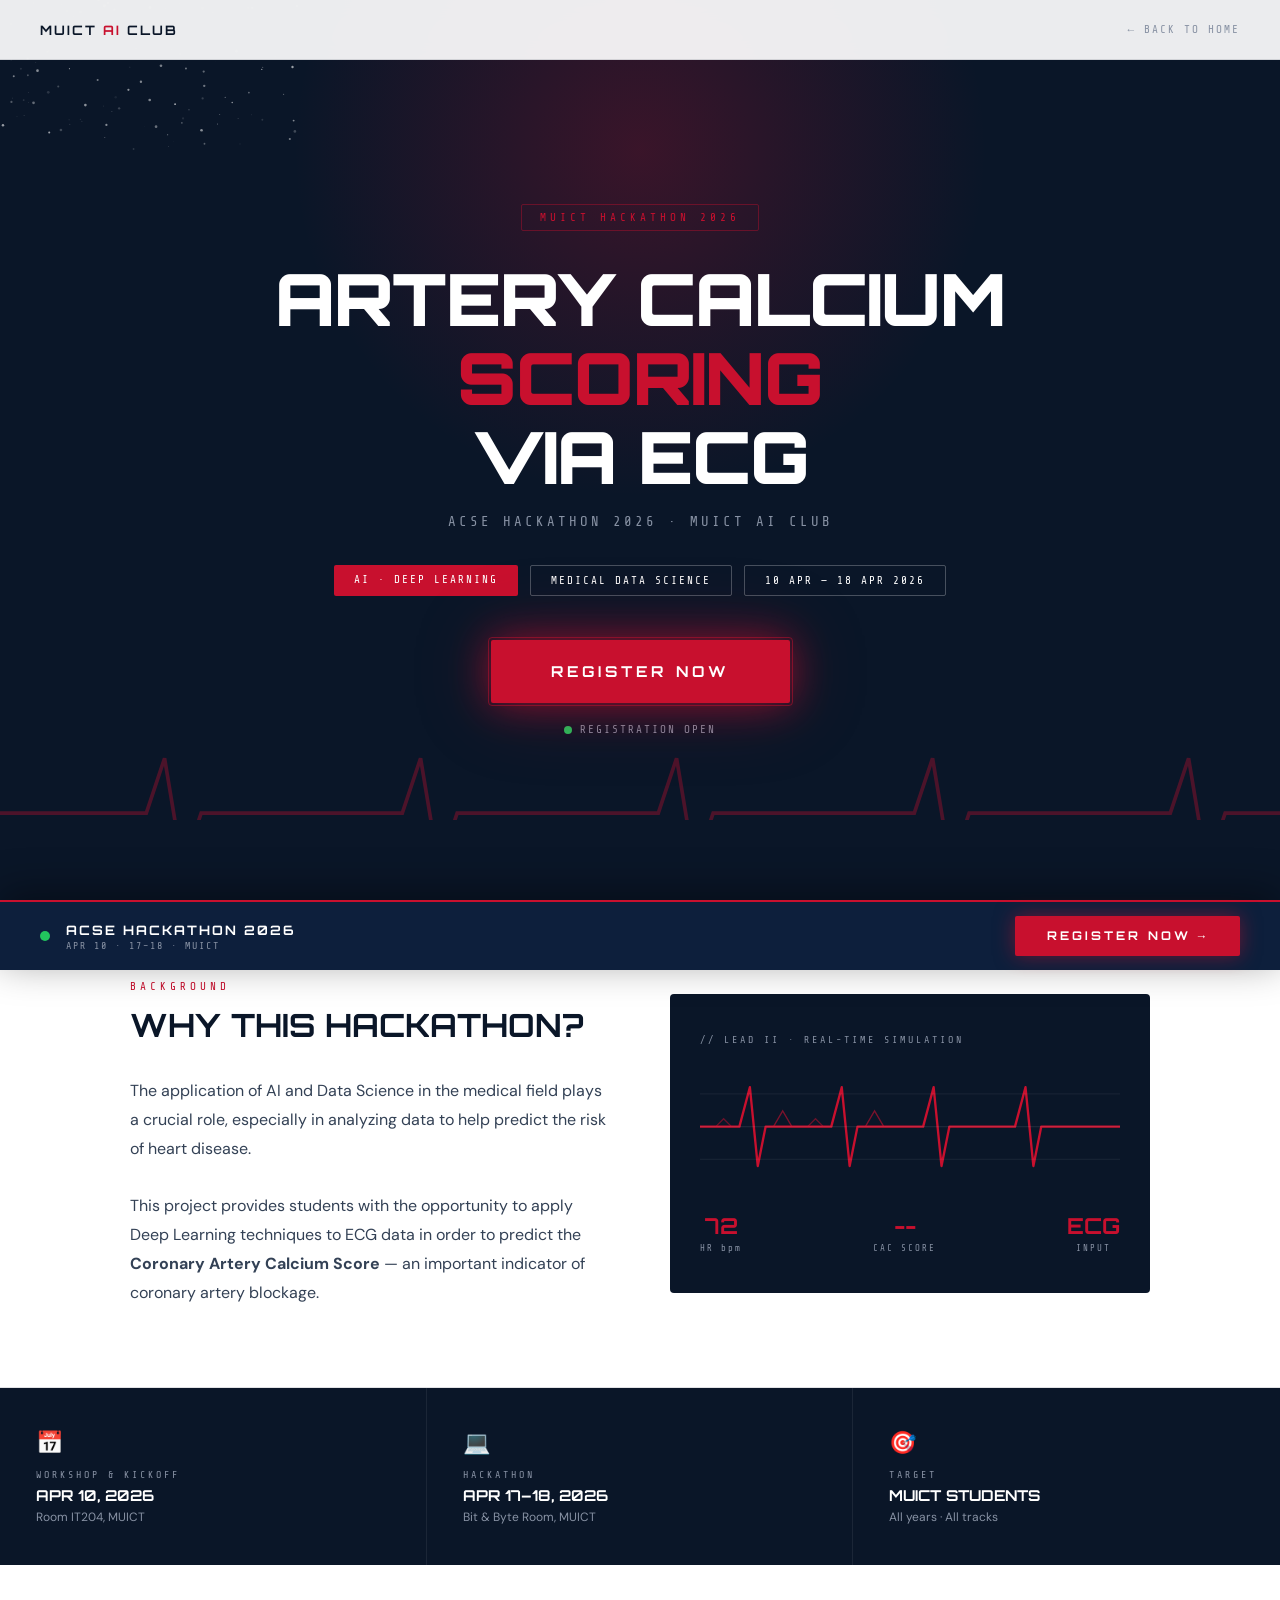
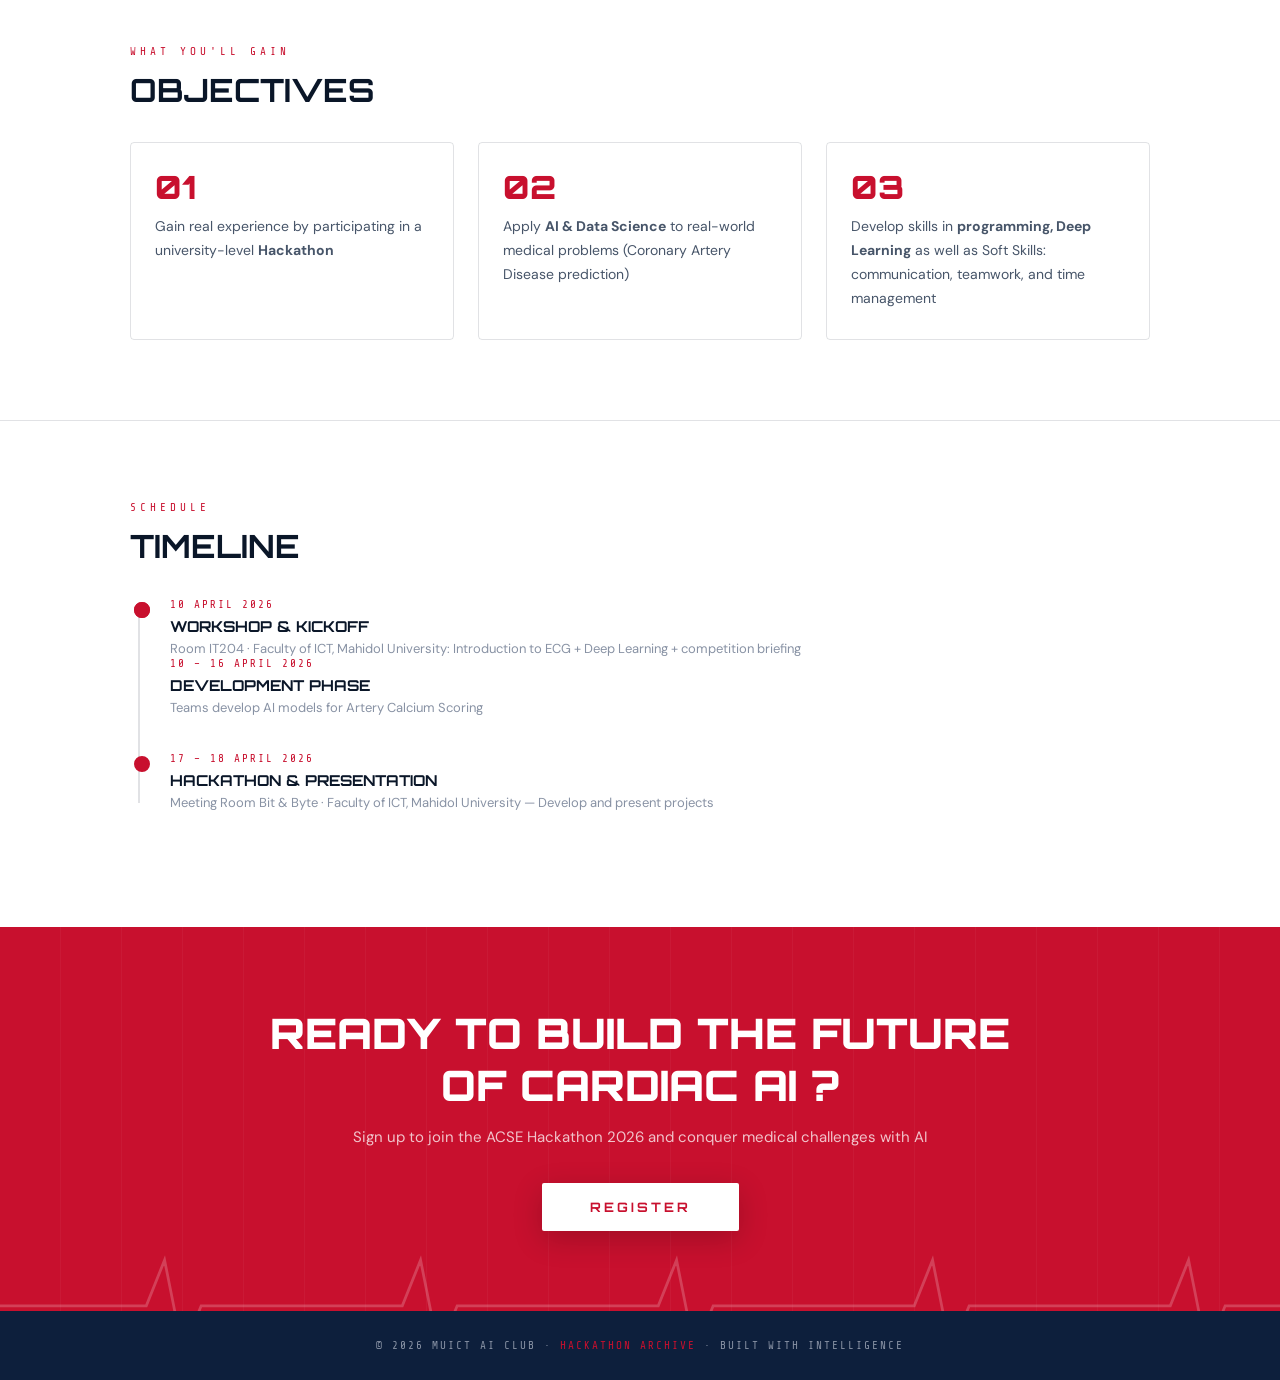
<file: hackathon.html>
<!DOCTYPE html>
<html lang="en">
<head>
  <meta charset="UTF-8">
  <meta name="viewport" content="width=device-width, initial-scale=1.0">
  <title>ACSE Hackathon 2026 · MUICT AI Club</title>
  <link rel="preconnect" href="https://fonts.googleapis.com">
  <link rel="preconnect" href="https://fonts.gstatic.com" crossorigin>
  <link href="https://fonts.googleapis.com/css2?family=Orbitron:wght@400;700;900&family=Share+Tech+Mono&family=DM+Sans:wght@300;400;500&display=swap" rel="stylesheet">
  <style>
    :root {
      --red:    #C8102E;
      --navy:   #0A1628;
      --navy2:  #0D1F3C;
      --white:  #FFFFFF;
      --off:    #F4F5F7;
      --gray:   #8892A4;
      --line:   rgba(10,22,40,0.12);
      --accent: #E8F0FF;
      --ecg:    #C8102E;
    }

    *, *::before, *::after { box-sizing: border-box; margin: 0; padding: 0; }

    html { scroll-behavior: smooth; }

    body {
      font-family: 'DM Sans', sans-serif;
      background: var(--white);
      color: var(--navy);
      overflow-x: hidden;
    }

    /* ── ECG background pattern ── */
    .ecg-bg {
      position: absolute; inset: 0; overflow: hidden; pointer-events: none; z-index: 0;
    }
    .ecg-bg svg { width: 100%; height: 100%; opacity: 0.07; }

    /* ── NAVBAR ── */
    nav {
      position: fixed; top: 0; left: 0; right: 0; z-index: 100;
      display: flex; align-items: center; justify-content: space-between;
      padding: 0 40px; height: 60px;
      background: rgba(255,255,255,0.92);
      backdrop-filter: blur(10px);
      border-bottom: 1px solid var(--line);
    }
    .nav-logo {
      font-family: 'Orbitron', monospace;
      font-size: 13px; font-weight: 700; letter-spacing: 2px;
      color: var(--navy);
    }
    .nav-logo span { color: var(--red); }
    .nav-back {
      font-family: 'Share Tech Mono', monospace;
      font-size: 11px; letter-spacing: 2px; color: var(--gray);
      text-decoration: none; transition: color .2s;
    }
    .nav-back:hover { color: var(--red); }

    /* ── HERO ── */
    .hero {
      position: relative;
      min-height: 100vh;
      background: var(--navy);
      display: flex; flex-direction: column;
      align-items: center; justify-content: center;
      text-align: center;
      padding: 100px 40px 60px;
      overflow: hidden;
    }

    /* Animated ECG line across hero */
    .ecg-line-wrap {
      position: absolute; bottom: 80px; left: 0; right: 0;
      height: 80px; overflow: hidden; opacity: 0.35;
    }
    .ecg-line-wrap svg {
      width: 200%; animation: scrollECG 6s linear infinite;
    }
    @keyframes scrollECG {
      from { transform: translateX(0); }
      to   { transform: translateX(-50%); }
    }

    /* Red glow orb */
    .hero::before {
      content: '';
      position: absolute; top: -200px; left: 50%; transform: translateX(-50%);
      width: 700px; height: 700px; border-radius: 50%;
      background: radial-gradient(circle, rgba(200,16,46,0.25) 0%, transparent 70%);
      pointer-events: none;
    }

    .hero-tag {
      font-family: 'Share Tech Mono', monospace;
      font-size: 11px; letter-spacing: 4px; color: var(--red);
      border: 1px solid rgba(200,16,46,0.4);
      padding: 6px 18px; border-radius: 2px; margin-bottom: 28px;
      animation: fadeUp .6s ease both;
    }

    .hero h1 {
      font-family: 'Orbitron', monospace;
      font-size: clamp(28px, 6vw, 72px);
      font-weight: 900; color: var(--white);
      line-height: 1.1; letter-spacing: -1px;
      animation: fadeUp .7s .1s ease both;
    }
    .hero h1 span { color: var(--red); }

    .hero-sub {
      font-family: 'Share Tech Mono', monospace;
      font-size: clamp(11px, 1.5vw, 14px);
      letter-spacing: 3px; color: var(--gray);
      margin-top: 18px;
      animation: fadeUp .7s .2s ease both;
    }

    .hero-badges {
      display: flex; gap: 12px; flex-wrap: wrap; justify-content: center;
      margin-top: 36px;
      animation: fadeUp .7s .3s ease both;
    }
    .badge {
      font-family: 'Share Tech Mono', monospace;
      font-size: 11px; letter-spacing: 2px;
      padding: 8px 20px; border-radius: 2px;
    }
    .badge-red  { background: var(--red); color: var(--white); }
    .badge-out  { border: 1px solid rgba(255,255,255,0.25); color: var(--white); }

    .hero-cta {
      margin-top: 44px;
      animation: fadeUp .7s .4s ease both;
    }
    .btn-register {
      font-family: 'Orbitron', monospace;
      font-size: 15px; font-weight: 700; letter-spacing: 4px;
      padding: 22px 60px; background: var(--red); color: var(--white);
      border: none; border-radius: 2px; cursor: pointer;
      text-decoration: none; display: inline-block;
      box-shadow: 0 0 40px rgba(200,16,46,0.65), 0 0 80px rgba(200,16,46,0.25);
      transition: transform .2s, box-shadow .2s, letter-spacing .2s;
      position: relative;
    }
    .btn-register::after {
      content: '';
      position: absolute; inset: -3px; border-radius: 4px;
      border: 1px solid rgba(200,16,46,0.5);
      animation: borderPulse 2s ease infinite;
    }
    @keyframes borderPulse {
      0%,100% { opacity: 1; transform: scale(1); }
      50%      { opacity: 0; transform: scale(1.04); }
    }
    .btn-register:hover {
      transform: translateY(-3px);
      letter-spacing: 5px;
      box-shadow: 0 0 60px rgba(200,16,46,0.8), 0 0 120px rgba(200,16,46,0.35);
    }

    /* ── STICKY REGISTER BAR ── */
    .sticky-bar {
      position: fixed; bottom: 0; left: 0; right: 0; z-index: 99;
      background: var(--navy2);
      border-top: 2px solid var(--red);
      display: flex; align-items: center; justify-content: space-between;
      padding: 14px 40px;
      transform: translateY(100%);
      transition: transform .4s cubic-bezier(.22,1,.36,1);
      box-shadow: 0 -8px 40px rgba(0,0,0,0.4);
    }
    .sticky-bar.visible { transform: translateY(0); }
    .sticky-bar-left {
      display: flex; align-items: center; gap: 16px;
    }
    .sticky-pulse { width: 10px; height: 10px; border-radius: 50%; background: #22C55E; animation: pulse 1.4s ease infinite; flex-shrink: 0; }
    .sticky-title {
      font-family: 'Orbitron', monospace;
      font-size: 13px; font-weight: 700; color: var(--white); letter-spacing: 2px;
    }
    .sticky-sub {
      font-family: 'Share Tech Mono', monospace;
      font-size: 10px; color: var(--gray); letter-spacing: 2px; margin-top: 2px;
    }
    .btn-sticky {
      font-family: 'Orbitron', monospace;
      font-size: 12px; font-weight: 700; letter-spacing: 3px;
      padding: 12px 32px; background: var(--red); color: var(--white);
      border: none; border-radius: 2px; cursor: pointer;
      text-decoration: none; display: inline-block;
      box-shadow: 0 0 20px rgba(200,16,46,0.5);
      transition: transform .2s, box-shadow .2s;
      white-space: nowrap;
    }
    .btn-sticky:hover { transform: translateY(-1px); box-shadow: 0 0 35px rgba(200,16,46,0.7); }
    @media(max-width:600px){
      .sticky-bar { padding: 12px 20px; }
      .sticky-sub { display: none; }
    }

    /* pulse dot */
    .pulse-wrap {
      display: flex; align-items: center; gap: 8px; margin-top: 20px;
      font-family: 'Share Tech Mono', monospace; font-size: 11px; color: var(--gray);
      letter-spacing: 2px;
    }
    .pulse-dot {
      width: 8px; height: 8px; border-radius: 50%; background: #22C55E;
      animation: pulse 1.4s ease infinite;
    }
    @keyframes pulse {
      0%,100% { opacity: 1; transform: scale(1); }
      50%      { opacity: .4; transform: scale(1.6); }
    }

    @keyframes fadeUp {
      from { opacity: 0; transform: translateY(24px); }
      to   { opacity: 1; transform: translateY(0); }
    }

    /* ── CONTENT SECTIONS ── */
    .content { background: var(--white); }

    .section {
      max-width: 1100px; margin: 0 auto;
      padding: 80px 40px;
    }

    .sec-eyebrow {
      font-family: 'Share Tech Mono', monospace;
      font-size: 11px; letter-spacing: 4px; color: var(--red);
      margin-bottom: 12px;
    }
    .sec-heading {
      font-family: 'Orbitron', monospace;
      font-size: clamp(20px, 3vw, 32px); font-weight: 700;
      color: var(--navy); margin-bottom: 32px;
    }
    .sec-body {
      font-size: 16px; line-height: 1.8; color: #334155;
      max-width: 720px;
    }

    /* ── DIVIDER ── */
    .hr { height: 1px; background: var(--line); }

    /* ── ABOUT + ECG ILLUSTRATION ── */
    .about-wrap {
      display: grid; grid-template-columns: 1fr 1fr; gap: 60px; align-items: center;
    }
    @media(max-width:720px){ .about-wrap { grid-template-columns: 1fr; } }

    .ecg-card {
      background: var(--navy);
      border-radius: 4px;
      padding: 40px 30px;
      position: relative; overflow: hidden;
    }
    .ecg-card-label {
      font-family: 'Share Tech Mono', monospace;
      font-size: 10px; letter-spacing: 3px; color: var(--gray);
      margin-bottom: 16px;
    }
    .ecg-card svg { width: 100%; display: block; }
    .ecg-card-reading {
      display: flex; justify-content: space-between; margin-top: 20px;
    }
    .ecg-reading-item { text-align: center; }
    .ecg-reading-val {
      font-family: 'Orbitron', monospace;
      font-size: 22px; font-weight: 700; color: var(--red);
    }
    .ecg-reading-lbl {
      font-family: 'Share Tech Mono', monospace;
      font-size: 9px; letter-spacing: 2px; color: var(--gray);
      margin-top: 4px;
    }
    .ecg-scan-line {
      position: absolute; top: 0; left: -100%; width: 60px; height: 100%;
      background: linear-gradient(90deg, transparent, rgba(200,16,46,0.15), transparent);
      animation: scan 3s ease-in-out infinite;
    }
    @keyframes scan {
      from { left: -100%; }
      to   { left: 200%; }
    }

    /* ── TIMELINE ── */
    .timeline { position: relative; padding-left: 40px; }
    .timeline::before {
      content: ''; position: absolute; left: 8px; top: 8px; bottom: 8px;
      width: 2px; background: var(--line);
    }
    .tl-item { position: relative; margin-bottom: 36px; }
    .tl-dot {
      position: absolute; left: -36px; top: 4px;
      width: 16px; height: 16px; border-radius: 50%;
      background: var(--white); border: 3px solid var(--navy);
      transition: border-color .2s;
    }
    .tl-item.red .tl-dot { border-color: var(--red); background: var(--red); }
    .tl-date {
      font-family: 'Share Tech Mono', monospace;
      font-size: 11px; letter-spacing: 2px; color: var(--red);
      margin-bottom: 6px;
    }
    .tl-title {
      font-family: 'Orbitron', monospace;
      font-size: 15px; font-weight: 700; color: var(--navy);
      margin-bottom: 4px;
    }
    .tl-loc {
      font-size: 13px; color: var(--gray);
    }

    /* ── OBJECTIVES ── */
    .obj-grid {
      display: grid; grid-template-columns: repeat(auto-fit, minmax(280px, 1fr));
      gap: 24px; margin-top: 8px;
    }
    .obj-card {
      border: 1px solid var(--line);
      border-radius: 4px; padding: 28px 24px;
      transition: border-color .2s, transform .2s;
      position: relative; overflow: hidden;
    }
    .obj-card::before {
      content: ''; position: absolute; top: 0; left: 0;
      width: 3px; height: 0; background: var(--red);
      transition: height .3s;
    }
    .obj-card:hover { border-color: rgba(200,16,46,0.3); transform: translateY(-3px); }
    .obj-card:hover::before { height: 100%; }
    .obj-num {
      font-family: 'Orbitron', monospace;
      font-size: 32px; font-weight: 900; color: var(--red);
      line-height: 1; margin-bottom: 12px;
    }
    .obj-text { font-size: 14px; line-height: 1.7; color: #475569; }

    /* ── INFO STRIP ── */
    .info-strip {
      background: var(--navy);
      display: grid; grid-template-columns: repeat(auto-fit, minmax(200px, 1fr));
    }
    .info-item {
      padding: 40px 36px;
      border-right: 1px solid rgba(255,255,255,0.07);
    }
    .info-item:last-child { border-right: none; }
    .info-icon {
      font-size: 22px; margin-bottom: 12px;
    }
    .info-label {
      font-family: 'Share Tech Mono', monospace;
      font-size: 10px; letter-spacing: 3px; color: var(--gray);
      margin-bottom: 6px;
    }
    .info-val {
      font-family: 'Orbitron', monospace;
      font-size: 15px; font-weight: 700; color: var(--white);
    }
    .info-sub { font-size: 12px; color: var(--gray); margin-top: 4px; }

    /* ── REGISTER CTA ── */
    .cta-section {
      background: var(--red);
      padding: 80px 40px;
      text-align: center;
      position: relative; overflow: hidden;
    }
    .cta-section::before {
      content: '';
      position: absolute; inset: 0;
      background: repeating-linear-gradient(
        90deg,
        transparent,
        transparent 60px,
        rgba(255,255,255,0.04) 60px,
        rgba(255,255,255,0.04) 61px
      );
    }
    /* animated ECG in CTA */
    .cta-ecg {
      position: absolute; bottom: 0; left: 0; right: 0;
      height: 60px; overflow: hidden; opacity: 0.2;
    }
    .cta-ecg svg { width: 200%; animation: scrollECG 5s linear infinite; }

    .cta-section h2 {
      font-family: 'Orbitron', monospace;
      font-size: clamp(22px, 4vw, 42px); font-weight: 900;
      color: var(--white); margin-bottom: 16px;
      position: relative; z-index: 1;
    }
    .cta-section p {
      font-size: 15px; color: rgba(255,255,255,0.75);
      margin-bottom: 36px; position: relative; z-index: 1;
    }
    .btn-register-white {
      font-family: 'Orbitron', monospace;
      font-size: 13px; font-weight: 700; letter-spacing: 3px;
      padding: 16px 48px; background: var(--white); color: var(--red);
      border: none; border-radius: 2px; cursor: pointer;
      text-decoration: none; display: inline-block;
      box-shadow: 0 8px 30px rgba(0,0,0,0.2);
      transition: transform .2s, box-shadow .2s;
      position: relative; z-index: 1;
    }
    .btn-register-white:hover {
      transform: translateY(-2px);
      box-shadow: 0 14px 40px rgba(0,0,0,0.3);
    }

    /* ── FOOTER ── */
    footer {
      background: var(--navy2);
      text-align: center; padding: 28px 40px;
      font-family: 'Share Tech Mono', monospace;
      font-size: 11px; letter-spacing: 2px; color: var(--gray);
    }
    footer a { color: var(--red); text-decoration: none; }
  </style>
</head>
<body>

  <!-- NAVBAR -->
  <nav>
    <div class="nav-logo">MUICT <span>AI</span> CLUB</div>
    <a href="index.html" class="nav-back">← BACK TO HOME</a>
  </nav>

  <!-- HERO -->
  <section class="hero">
    <!-- Starfield dots -->
    <canvas id="stars" style="position:absolute;inset:0;pointer-events:none;z-index:0;"></canvas>

    <div class="hero-tag" style="position:relative;z-index:1;">MUICT HACKATHON 2026</div>

    <h1 style="position:relative;z-index:1;">
      ARTERY CALCIUM<br><span>SCORING</span><br>VIA ECG
    </h1>
    <div class="hero-sub" style="position:relative;z-index:1;">ACSE HACKATHON 2026 · MUICT AI CLUB</div>

    <div class="hero-badges" style="position:relative;z-index:1;">
      <span class="badge badge-red">AI · DEEP LEARNING</span>
      <span class="badge badge-out">MEDICAL DATA SCIENCE</span>
      <span class="badge badge-out">10 APR — 18 APR 2026</span>
    </div>

    <div class="hero-cta" style="position:relative;z-index:1;">
      <a href="#register" class="btn-register">REGISTER NOW</a>
      <div class="pulse-wrap" style="justify-content:center;">
        <div class="pulse-dot"></div>
        <span>REGISTRATION OPEN</span>
      </div>
    </div>

    <!-- Animated ECG line -->
    <div class="ecg-line-wrap">
      <svg viewBox="0 0 1400 80" preserveAspectRatio="none" xmlns="http://www.w3.org/2000/svg">
        <polyline
          points="0,40 60,40 80,40 90,10 100,70 110,40 130,40
                  200,40 220,40 230,10 240,70 250,40 270,40
                  340,40 360,40 370,10 380,70 390,40 410,40
                  480,40 500,40 510,10 520,70 530,40 550,40
                  620,40 640,40 650,10 660,70 670,40 690,40
                  760,40 780,40 790,10 800,70 810,40 830,40
                  900,40 920,40 930,10 940,70 950,40 970,40
                  1040,40 1060,40 1070,10 1080,70 1090,40 1110,40
                  1180,40 1200,40 1210,10 1220,70 1230,40 1250,40
                  1320,40 1340,40 1350,10 1360,70 1370,40 1400,40"
          fill="none" stroke="#C8102E" stroke-width="2"/>
      </svg>
    </div>
  </section>

  <!-- MAIN CONTENT -->
  <div class="content">

    <!-- ABOUT -->
    <div class="section">
      <div class="about-wrap">
        <div>
          <div class="sec-eyebrow">BACKGROUND</div>
          <div class="sec-heading">WHY THIS HACKATHON?</div>
          <div class="sec-body">
            <p>The application of AI and Data Science in the medical field plays a crucial role, especially in analyzing data to help predict the risk of heart disease.</p>
            <br>
            <p>This project provides students with the opportunity to apply Deep Learning techniques to ECG data in order to predict the <strong>Coronary Artery Calcium Score</strong> — an important indicator of coronary artery blockage.</p>
          </div>
        </div>

        <!-- ECG Monitor Card -->
        <div class="ecg-card">
          <div class="ecg-scan-line"></div>
          <div class="ecg-card-label">// LEAD II · REAL-TIME SIMULATION</div>
          <svg viewBox="0 0 320 100" xmlns="http://www.w3.org/2000/svg">
            <polyline
              points="0,50 20,50 30,50 38,20 44,80 50,50 70,50
                      90,50 100,50 108,20 114,80 120,50 140,50
                      160,50 170,50 178,20 184,80 190,50 210,50
                      230,50 240,50 248,20 254,80 260,50 280,50 320,50"
              fill="none" stroke="#C8102E" stroke-width="1.8"
              stroke-linejoin="round"/>
            <!-- P wave faint -->
            <polyline points="12,50 18,44 24,50" fill="none" stroke="rgba(200,16,46,0.5)" stroke-width="1"/>
            <polyline points="82,50 88,44 94,50" fill="none" stroke="rgba(200,16,46,0.5)" stroke-width="1"/>
            <!-- T wave -->
            <polyline points="56,50 63,38 70,50" fill="none" stroke="rgba(200,16,46,0.6)" stroke-width="1"/>
            <polyline points="126,50 133,38 140,50" fill="none" stroke="rgba(200,16,46,0.6)" stroke-width="1"/>
            <!-- Grid lines -->
            <line x1="0" y1="25" x2="320" y2="25" stroke="rgba(255,255,255,0.05)" stroke-width="1"/>
            <line x1="0" y1="50" x2="320" y2="50" stroke="rgba(255,255,255,0.08)" stroke-width="1"/>
            <line x1="0" y1="75" x2="320" y2="75" stroke="rgba(255,255,255,0.05)" stroke-width="1"/>
          </svg>
          <div class="ecg-card-reading">
            <div class="ecg-reading-item">
              <div class="ecg-reading-val" id="hrVal">72</div>
              <div class="ecg-reading-lbl">HR bpm</div>
            </div>
            <div class="ecg-reading-item">
              <div class="ecg-reading-val" id="cacVal">--</div>
              <div class="ecg-reading-lbl">CAC SCORE</div>
            </div>
            <div class="ecg-reading-item">
              <div class="ecg-reading-val">ECG</div>
              <div class="ecg-reading-lbl">INPUT</div>
            </div>
          </div>
        </div>
      </div>
    </div>

    <div class="hr"></div>

    <!-- INFO STRIP -->
    <div class="info-strip">
      <div class="info-item">
        <div class="info-icon">📅</div>
        <div class="info-label">WORKSHOP & KICKOFF</div>
        <div class="info-val">APR 10, 2026</div>
        <div class="info-sub">Room IT204, MUICT</div>
      </div>
      <div class="info-item">
        <div class="info-icon">💻</div>
        <div class="info-label">HACKATHON</div>
        <div class="info-val">APR 17–18, 2026</div>
        <div class="info-sub">Bit & Byte Room, MUICT</div>
      </div>
      <div class="info-item">
        <div class="info-icon">🎯</div>
        <div class="info-label">TARGET</div>
        <div class="info-val">MUICT STUDENTS</div>
        <div class="info-sub">All years · All tracks</div>
      </div>
    </div>

    <!-- OBJECTIVES -->
    <div class="section">
      <div class="sec-eyebrow">WHAT YOU'LL GAIN</div>
      <div class="sec-heading">OBJECTIVES</div>
      <div class="obj-grid">
        <div class="obj-card">
          <div class="obj-num">01</div>
          <div class="obj-text">Gain real experience by participating in a university-level <strong>Hackathon</strong></div>
        </div>
        <div class="obj-card">
          <div class="obj-num">02</div>
          <div class="obj-text">Apply <strong>AI & Data Science</strong> to real-world medical problems (Coronary Artery Disease prediction)</div>
        </div>
        <div class="obj-card">
          <div class="obj-num">03</div>
          <div class="obj-text">Develop skills in <strong>programming, Deep Learning</strong> as well as Soft Skills: communication, teamwork, and time management</div>
        </div>
      </div>
    </div>

    <div class="hr"></div>

    <!-- SCHEDULE TIMELINE -->
    <div class="section">
      <div class="sec-eyebrow">SCHEDULE</div>
      <div class="sec-heading">TIMELINE</div>
      <div class="timeline">
        <div class="tl-item red">
          <div class="tl-dot"></div>
          <div class="tl-date">10 APRIL 2026</div>
          <div class="tl-title">WORKSHOP & KICKOFF</div>
          <div class="tl-loc">Room IT204 · Faculty of ICT, Mahidol University: Introduction to ECG + Deep Learning + competition briefing</div>
          <div class="tl-dot"></div>
          <div class="tl-date">10 – 16 APRIL 2026</div>
          <div class="tl-title">DEVELOPMENT PHASE</div>
          <div class="tl-loc">Teams develop AI models for Artery Calcium Scoring</div>
        </div>
        <div class="tl-item red">
          <div class="tl-dot"></div>
          <div class="tl-date">17 – 18 APRIL 2026</div>
          <div class="tl-title">HACKATHON & PRESENTATION</div>
          <div class="tl-loc">Meeting Room Bit & Byte · Faculty of ICT, Mahidol University — Develop and present projects</div>
        </div>
      </div>
    </div>

  </div>

  <!-- REGISTER CTA -->
  <section class="cta-section" id="register">
    <div class="cta-ecg">
      <svg viewBox="0 0 1400 60" preserveAspectRatio="none" xmlns="http://www.w3.org/2000/svg">
        <polyline
          points="0,30 60,30 80,30 90,5 100,55 110,30 130,30
                  200,30 220,30 230,5 240,55 250,30 270,30
                  340,30 360,30 370,5 380,55 390,30 410,30
                  480,30 500,30 510,5 520,55 530,30 550,30
                  620,30 640,30 650,5 660,55 670,30 690,30
                  760,30 780,30 790,5 800,55 810,30 830,30
                  900,30 920,30 930,5 940,55 950,30 970,30
                  1040,30 1060,30 1070,5 1080,55 1090,30 1110,30
                  1180,30 1200,30 1210,5 1220,55 1230,30 1250,30
                  1320,30 1340,30 1350,5 1360,55 1370,30 1400,30"
          fill="none" stroke="white" stroke-width="1.5"/>
      </svg>
    </div>
    <h2>READY TO BUILD THE FUTURE<br>OF CARDIAC AI ?</h2>
    <p>Sign up to join the ACSE Hackathon 2026 and conquer medical challenges with AI</p>
    <!-- Replace href with your actual Google Form link -->
    <a href="https://docs.google.com/forms/d/e/1FAIpQLSckFCOGhktF6cluzre4H6ZwYczFdFin9ZBVX8mJkWtWTEcyYA/viewform?usp=header" target="_blank" rel="noopener" class="btn-register-white">REGISTER</a>
  </section>

  <!-- STICKY REGISTER BAR -->
  <div class="sticky-bar" id="stickyBar">
    <div class="sticky-bar-left">
      <div class="sticky-pulse"></div>
      <div>
        <div class="sticky-title">ACSE HACKATHON 2026</div>
        <div class="sticky-sub">APR 10 · 17–18 · MUICT</div>
      </div>
    </div>
    <a href="https://docs.google.com/forms/d/e/1FAIpQLSckFCOGhktF6cluzre4H6ZwYczFdFin9ZBVX8mJkWtWTEcyYA/viewform?usp=header" target="_blank" rel="noopener" class="btn-sticky">REGISTER NOW →</a>
  </div>

  <!-- FOOTER -->
  <footer>
    &copy; 2026 MUICT AI CLUB · <a href="https://www.ict.mahidol.ac.th/muaihackathon2024/" target="_blank">HACKATHON ARCHIVE</a> · BUILT WITH INTELLIGENCE
  </footer>

  <script>
    // Sticky bar
    const stickyBar = document.getElementById('stickyBar');
    window.addEventListener('scroll', () => {
      stickyBar.classList.toggle('visible', window.scrollY > window.innerHeight * 0.6);
    });

    // Starfield canvas
    const canvas = document.getElementById('stars');
    const ctx = canvas.getContext('2d');
    function resize() { canvas.width = canvas.offsetWidth; canvas.height = canvas.offsetHeight; }
    resize(); window.addEventListener('resize', resize);
    const stars = Array.from({length: 120}, () => ({
      x: Math.random(), y: Math.random(),
      r: Math.random() * 1.2 + 0.2, o: Math.random()
    }));
    function drawStars() {
      ctx.clearRect(0, 0, canvas.width, canvas.height);
      stars.forEach(s => {
        ctx.beginPath();
        ctx.arc(s.x * canvas.width, s.y * canvas.height, s.r, 0, Math.PI * 2);
        ctx.fillStyle = `rgba(255,255,255,${s.o * 0.6})`;
        ctx.fill();
        s.o += (Math.random() - 0.5) * 0.02;
        s.o = Math.max(0.1, Math.min(1, s.o));
      });
      requestAnimationFrame(drawStars);
    }
    drawStars();

    // Fake live CAC readout
    const cacEl = document.getElementById('cacVal');
    const hrEl  = document.getElementById('hrVal');
    setInterval(() => {
      hrEl.textContent  = (68 + Math.floor(Math.random() * 10));
      cacEl.textContent = '···';
      setTimeout(() => cacEl.textContent = (Math.floor(Math.random() * 400)), 800);
    }, 3000);
  </script>
</body>
</html>
</file>
<file: css/style.css>
/* ============================================================
   AI CLUB — style.css
   ============================================================ */

/* ---------- CSS Variables / Themes ---------- */
:root {
   --bg: #f0f9ff;
  --bg2: #e0f2fe;
  --surface: rgba(0, 0, 0, 0.03);
  --surface2: rgba(0, 0, 0, 0.06);
  --accent: #0f1d62;
  --accent2: #ed3a3a;
  --text: #0f172a;
  --text-muted: #475569;
  --border: rgba(8, 145, 178, 0.3);
  --card-bg: rgba(255, 255, 255, 0.7);
  --shadow: 0 0 30px rgba(8, 145, 178, 0.15);
  --nav-bg: rgba(240, 249, 255, 0.9);
}

[data-theme="light"] {
 --bg: #0f172a;
  --bg2: #1e293b;
  --surface: rgba(255, 255, 255, 0.05);
  --surface2: rgba(255, 255, 255, 0.08);
  --accent: #2fffd0;
  --accent2: #7c3aed;
  --text: #e2e8f0;
  --text-muted: #94a3b8;
  --border: rgba(47, 255, 208, 0.2);
  --card-bg: rgba(255, 255, 255, 0.04);
  --shadow: 0 0 30px rgba(47, 255, 208, 0.15);
  --nav-bg: rgba(15, 23, 42, 0.85);
  --radius: 12px;
}

/* ---------- Reset ---------- */
*, *::before, *::after {
  margin: 0;
  padding: 0;
  box-sizing: border-box;
}

html {
  scroll-behavior: smooth;
}

body {
  font-family: 'Tahoma', monospace;
  background: var(--bg);
  color: var(--text);
  overflow-x: hidden;
  transition: background 0.4s ease, color 0.4s ease;
  cursor: default;
}

/* ---------- Scrollbar ---------- */
::-webkit-scrollbar { width: 4px; }
::-webkit-scrollbar-track { background: var(--bg); }
::-webkit-scrollbar-thumb { background: var(--accent); border-radius: 2px; }

/* ---------- Custom Cursor ---------- */
.cursor {
  width: 12px;
  height: 12px;
  background: var(--accent);
  border-radius: 50%;
  position: fixed;
  pointer-events: none;
  transform: translate(-50%, -50%);
  z-index: 9999;
  transition: width 0.2s, height 0.2s;
}

.cursor-ring {
  width: 36px;
  height: 36px;
  border: 1.5px solid var(--accent);
  border-radius: 50%;
  position: fixed;
  pointer-events: none;
  transform: translate(-50%, -50%);
  z-index: 9998;
  opacity: 0.6;
  transition: width 0.2s, height 0.2s, opacity 0.2s;
}

.cursor.hover { width: 20px; height: 20px; }
.cursor-ring.hover { width: 60px; height: 60px; opacity: 0.3; }

/* ---------- Navbar ---------- */
.navbar {
  display: flex;
  justify-content: space-between;
  align-items: center;
  padding: 16px 40px;
  background: var(--nav-bg);
  backdrop-filter: blur(20px);
  position: sticky;
  top: 0;
  z-index: 100;
  border-bottom: 1px solid var(--border);
}

.nav-logo {
  font-family: 'Orbitron', sans-serif;
  font-size: 18px;
  color: var(--accent);
  letter-spacing: 3px;
}

.nav-links {
  display: flex;
  align-items: center;
  gap: 4px;
}

.nav-links a {
  color: var(--text-muted);
  padding: 8px 16px;
  text-decoration: none;
  font-size: 12px;
  letter-spacing: 1px;
  border: 1px solid transparent;
  border-radius: 4px;
  transition: all 0.2s ease;
}

.nav-links a:hover,
.nav-links a.active {
  color: var(--accent);
  border-color: var(--border);
  background: var(--surface);
}

.theme-toggle {
  background: var(--surface);
  border: 1px solid var(--border);
  color: var(--accent);
  padding: 8px 14px;
  border-radius: 4px;
  cursor: pointer;
  pointer-events: all;
  font-family: 'Share Tech Mono', monospace;
  font-size: 12px;
  letter-spacing: 1px;
  transition: all 0.2s ease;
  margin-left: 8px;
}

.theme-toggle:hover {
  background: var(--accent);
  color: #000;
}

/* ---------- Pages ---------- */
.page { display: none; }
.page.active { display: block; }

/* ---------- Hero ---------- */
.hero {
  min-height: 90vh;
  display: flex;
  flex-direction: column;
  align-items: center;
  justify-content: center;
  text-align: center;
  padding: 80px 20px;
  position: relative;
  overflow: hidden;
  background: radial-gradient(ellipse 80% 60% at 50% 0%, rgba(47, 255, 208, 0.08) 0%, transparent 70%);
}

.hero::before {
  content: '';
  position: absolute;
  inset: 0;
  background-image:
    linear-gradient(var(--border) 1px, transparent 1px),
    linear-gradient(90deg, var(--border) 1px, transparent 1px);
  background-size: 60px 60px;
  opacity: 0.3;
  animation: gridPan 20s linear infinite;
}

@keyframes gridPan {
  from { background-position: 0 0; }
  to   { background-position: 60px 60px; }
}

.hero-badge {
  font-size: 11px;
  letter-spacing: 3px;
  color: var(--accent);
  border: 1px solid var(--border);
  padding: 6px 16px;
  border-radius: 20px;
  margin-bottom: 32px;
  background: var(--surface);
  animation: fadeDown 0.8s ease both;
}

.hero h1 {
  font-family: 'Orbitron', sans-serif;
  font-size: clamp(48px, 8vw, 96px);
  font-weight: 700;
  color: var(--accent);
  text-shadow: 0 0 60px rgba(47, 255, 208, 0.4);
  line-height: 1;
  letter-spacing: 4px;
  animation: fadeDown 0.8s 0.15s ease both, glitch 6s 2s infinite;
}

.hero-sub {
  font-size: 14px;
  color: var(--text-muted);
  margin-top: 20px;
  letter-spacing: 2px;
  animation: fadeDown 0.8s 0.3s ease both;
}

.hero-btns {
  display: flex;
  gap: 16px;
  margin-top: 48px;
  animation: fadeDown 0.8s 0.45s ease both;
}

.hero-stats {
  display: flex;
  gap: 60px;
  margin-top: 80px;
  animation: fadeDown 0.8s 0.6s ease both;
}

.stat { text-align: center; }

.stat-num {
  font-family: 'Orbitron', sans-serif;
  font-size: 32px;
  color: var(--accent);
  display: block;
}

.stat-label {
  font-size: 11px;
  color: var(--text-muted);
  letter-spacing: 2px;
  margin-top: 4px;
}

/* ---------- Buttons ---------- */
.btn {
  padding: 12px 28px;
  border: 1px solid var(--accent);
  background: transparent;
  color: var(--accent);
  cursor: pointer;
  pointer-events: all;
  font-family: 'Arial', monospace;
  font-size: 13px;
  letter-spacing: 2px;
  transition: color 0.3s ease;
  position: relative;
  overflow: hidden;
  border-radius: 2px;
}

.btn::before {
  content: '';
  position: absolute;
  inset: 0;
  background: var(--accent);
  transform: translateX(-101%);
  transition: transform 0.3s ease;
  z-index: -1;
}

.btn:hover { color: #000; }
.btn:hover::before { transform: translateX(0); }

.btn.filled { background: var(--accent); color: #000; }
.btn.filled::before { background: var(--accent2); }
.btn.filled:hover { color: #fff; }

/* ---------- Sections ---------- */
.section {
  padding: 80px 40px;
  max-width: 1200px;
  margin: 0 auto;
}

.section-title {
  font-family: 'Orbitron', sans-serif;
  font-size: 11px;
  letter-spacing: 4px;
  color: var(--accent);
  margin-bottom: 8px;
}

.section-heading {
  font-family: 'Orbitron', sans-serif;
  font-size: clamp(24px, 4vw, 36px);
  margin-bottom: 48px;
  color: var(--text);
}

.divider {
  height: 1px;
  background: linear-gradient(to right, transparent, var(--border), transparent);
  margin: 0 40px;
}

/* ---------- Member Cards ---------- */
.members-grid {
  display: grid;
  grid-template-columns: repeat(auto-fill, minmax(220px, 1fr));
  gap: 24px;
}

.member-card {
  background: var(--card-bg);
  border: 1px solid var(--border);
  border-radius: var(--radius);
  padding: 28px 24px;
  text-align: center;
  transition: all 0.3s ease;
  position: relative;
  overflow: hidden;
  opacity: 0;
  transform: translateY(30px);
}

.member-card.visible {
  opacity: 1;
  transform: translateY(0);
}

.member-card::before {
  content: '';
  position: absolute;
  inset: 0;
  background: radial-gradient(circle at 50% 0%, rgba(47, 255, 208, 0.08), transparent 60%);
  opacity: 0;
  transition: opacity 0.3s;
  pointer-events: none;  
}

.member-card:hover {
  border-color: var(--accent);
  box-shadow: var(--shadow);
  transform: translateY(-4px) !important;
}

.member-card:hover::before { opacity: 1; }

.member-avatar {
  width: 80px;
  height: 80px;
  border-radius: 50%;
  margin: 0 auto 16px;
  background: var(--surface2);
  border: 2px solid var(--border);
  display: flex;
  align-items: center;
  justify-content: center;
  font-family: 'Orbitron', sans-serif;
  font-size: 24px;
  color: var(--accent);
  overflow: hidden;
}

.member-avatar img {
  width: 100%;
  height: 100%;
  object-fit: cover;
  border-radius: 50%;
}

.member-name {
  font-family: 'Orbitron', sans-serif;
  font-size: 14px;
  color: var(--text);
  margin-bottom: 6px;
}

.member-role {
  font-size: 11px;
  color: var(--accent);
  letter-spacing: 2px;
  margin-bottom: 12px;
}

.member-bio {
  font-size: 12px;
  color: var(--text-muted);
  line-height: 1.6;
}

.member-edit-btn {
  margin-top: 16px;
  padding: 6px 16px;
  background: transparent;
  border: 1px solid var(--border);
  color: var(--text-muted);
  font-family: 'Arial', monospace;
  font-size: 11px;
  letter-spacing: 1px;
  border-radius: 4px;
  cursor: pointer;
  pointer-events: all;
  transition: all 0.2s ease;
}

.member-edit-btn:hover {
  border-color: var(--accent);
  color: var(--accent);
}

/* ---------- Project Cards ---------- */
.projects-grid {
  display: grid;
  grid-template-columns: repeat(auto-fill, minmax(300px, 1fr));
  gap: 24px;
}

.project-card {
  background: var(--card-bg);
  border: 1px solid var(--border);
  border-radius: var(--radius);
  overflow: hidden;
  transition: all 0.3s ease;
  opacity: 0;
  transform: translateY(30px);
}

.project-card.visible {
  opacity: 1;
  transform: translateY(0);
}

.project-card:hover {
  border-color: var(--accent);
  box-shadow: var(--shadow);
  transform: translateY(-4px) !important;
}

.project-thumb {
  height: 160px;
  background: var(--surface2);
  display: flex;
  align-items: center;
  justify-content: center;
  font-size: 48px;
  position: relative;
  overflow: hidden;
}

.project-thumb::after {
  content: '';
  position: absolute;
  inset: 0;
  background: linear-gradient(to bottom, transparent 50%, var(--card-bg));
}

.project-body { padding: 24px; }

.project-tags {
  display: flex;
  gap: 8px;
  flex-wrap: wrap;
  margin-bottom: 12px;
}

.tag {
  font-size: 10px;
  letter-spacing: 1.5px;
  color: var(--accent);
  border: 1px solid var(--border);
  padding: 3px 10px;
  border-radius: 20px;
  background: var(--surface);
}

.project-name {
  font-family: 'Orbitron', sans-serif;
  font-size: 15px;
  color: var(--text);
  margin-bottom: 8px;
}

.project-desc {
  font-size: 12px;
  color: var(--text-muted);
  line-height: 1.7;
  margin-bottom: 16px;
}

.project-meta {
  display: flex;
  justify-content: space-between;
  align-items: center;
  font-size: 11px;
  color: var(--text-muted);
  border-top: 1px solid var(--border);
  padding-top: 12px;
}

.project-status {
  font-size: 10px;
  padding: 3px 10px;
  border-radius: 20px;
  letter-spacing: 1px;
}

.status-done {
  background: rgba(47, 255, 208, 0.1);
  color: var(--accent);
  border: 1px solid var(--border);
}

.status-wip {
  background: rgba(124, 58, 237, 0.1);
  color: #a78bfa;
  border: 1px solid rgba(124, 58, 237, 0.3);
}

/* ---------- Workshop Cards ---------- */
.workshops-grid {
  display: flex;
  flex-direction: column;
  gap: 16px;
}

.workshop-card {
  background: var(--card-bg);
  border: 1px solid var(--border);
  border-radius: 8px;
  padding: 24px 28px;
  display: flex;
  align-items: center;
  gap: 28px;
  transition: all 0.3s ease;
  opacity: 0;
  transform: translateX(-20px);
}

.workshop-card.visible {
  opacity: 1;
  transform: translateX(0);
}

.workshop-card:hover {
  border-color: var(--accent);
  box-shadow: var(--shadow);
}

.workshop-date {
  font-family: 'Orbitron', sans-serif;
  font-size: 11px;
  color: var(--accent);
  letter-spacing: 2px;
  min-width: 80px;
  text-align: center;
}

.workshop-divider {
  width: 1px;
  height: 40px;
  background: var(--border);
}

.workshop-info { flex: 1; }

.workshop-name {
  font-family: 'Tahoma', sans-serif;
  font-size: 14px;
  margin-bottom: 4px;
  color: var(--text);
}

.workshop-desc {
  font-size: 12px;
  color: var(--text-muted);
}

.workshop-count {
  text-align: right;
  font-size: 11px;
  color: var(--text-muted);
  min-width: 60px;
}

/* ---------- Modal ---------- */
.modal-overlay {
  position: fixed;
  inset: 0;
  background: rgba(0, 0, 0, 0.7);
  backdrop-filter: blur(8px);
  z-index: 1000;
  display: flex;
  align-items: center;
  justify-content: center;
  opacity: 0;
  pointer-events: none;
  transition: opacity 0.3s ease;
}

.modal-overlay.open {
  opacity: 1;
  pointer-events: all;
}

.modal {
  background: var(--bg2);
  border: 1px solid var(--border);
  border-radius: var(--radius);
  padding: 40px;
  width: 90%;
  max-width: 480px;
  transform: translateY(20px) scale(0.98);
  transition: transform 0.3s ease;
}

.modal-overlay.open .modal {
  transform: translateY(0) scale(1);
}

.modal h3 {
  font-family: 'Orbitron', sans-serif;
  font-size: 16px;
  color: var(--accent);
  margin-bottom: 28px;
  letter-spacing: 2px;
}

.field { margin-bottom: 20px; }

.field label {
  display: block;
  font-size: 11px;
  letter-spacing: 2px;
  color: var(--text-muted);
  margin-bottom: 8px;
}

.field input,
.field textarea,
.field select {
  width: 100%;
  background: var(--surface);
  border: 1px solid var(--border);
  color: var(--text);
  padding: 10px 14px;
  font-family: 'Arial', monospace;
  font-size: 13px;
  border-radius: 4px;
  outline: none;
  transition: border-color 0.2s ease;
  resize: vertical;
}

.field input:focus,
.field textarea:focus {
  border-color: var(--accent);
}

.avatar-preview {
  width: 70px;
  height: 70px;
  border-radius: 50%;
  border: 2px solid var(--border);
  display: flex;
  align-items: center;
  justify-content: center;
  font-size: 22px;
  color: var(--accent);
  background: var(--surface);
  margin-bottom: 12px;
  overflow: hidden;
}

.avatar-preview img {
  width: 100%;
  height: 100%;
  object-fit: cover;
  border-radius: 50%;
}

.modal-actions {
  display: flex;
  gap: 12px;
  justify-content: flex-end;
  margin-top: 28px;
}

/* ---------- Footer ---------- */
footer {
  text-align: center;
  padding: 40px;
  border-top: 1px solid var(--border);
  font-size: 11px;
  color: var(--text-muted);
  letter-spacing: 2px;
}

/* ---------- Animations ---------- */
@keyframes fadeDown {
  from { opacity: 0; transform: translateY(-20px); }
  to   { opacity: 1; transform: translateY(0); }
}

@keyframes glitch {
  0%, 94% { text-shadow: 0 0 60px rgba(47, 255, 208, 0.4); }
  95%      { text-shadow: -3px 0 #f00, 3px 0 #0ff; }
  96%      { text-shadow: 3px 0 #f00, -3px 0 #0ff; }
  97%      { text-shadow: 0 0 60px rgba(47, 255, 208, 0.4); }
  98%      { text-shadow: -3px 0 #f00, 3px 0 #0ff; }
  100%     { text-shadow: 0 0 60px rgba(47, 255, 208, 0.4); }
}

/* ---------- Mobile ---------- */
@media (max-width: 768px) {
  .navbar {
    padding: 14px 20px;
    flex-wrap: wrap;
    gap: 8px;
  }

  .nav-links a {
    padding: 6px 10px;
    font-size: 10px;
  }

  .section { padding: 60px 20px; }

  .hero-stats { gap: 30px; }

  .hero-btns {
    flex-direction: column;
    align-items: center;
  }

  .workshop-card {
    flex-wrap: wrap;
    gap: 16px;
  }
}

/* ---------- Join / Workshop Banner ---------- */
.join-banner {
  display: flex;
  align-items: center;
  justify-content: space-between;
  gap: 24px;
  margin-top: 60px;
  padding: 32px 40px;
  border: 1px solid var(--accent);
  border-radius: var(--radius);
  background: var(--surface);
  position: relative;
  overflow: hidden;
}

.join-banner::before {
  content: '';
  position: absolute;
  inset: 0;
  background: radial-gradient(ellipse 60% 80% at 0% 50%, rgba(47, 255, 208, 0.06), transparent 70%);
  pointer-events: none;
}

.join-banner-title {
  font-family: 'Orbitron', sans-serif;
  font-size: 18px;
  color: var(--accent);
  margin-bottom: 6px;
  letter-spacing: 2px;
}

.join-banner-sub {
  font-size: 13px;
  color: var(--text-muted);
  letter-spacing: 1px;
}

/* ---------- Member Social Links ---------- */
.member-socials {
  display: flex;
  justify-content: center;
  gap: 10px;
  margin-top: 12px;
}

.social-link {
  display: inline-flex;
  align-items: center;
  gap: 5px;
  padding: 5px 12px;
  font-size: 11px;
  letter-spacing: 1px;
  color: var(--text-muted);
  border: 1px solid var(--border);
  border-radius: 4px;
  text-decoration: none;
  transition: all 0.2s ease;
  cursor: pointer;
  pointer-events: all;
}

.social-link:hover {
  color: var(--accent);
  border-color: var(--accent);
  background: var(--surface);
}

/* ---------- Workshop Register Button ---------- */
.workshop-register-btn {
  display: inline-block;
  padding: 8px 18px;
  font-family: 'Share Tech Mono', monospace;
  font-size: 11px;
  letter-spacing: 2px;
  color: var(--accent);
  border: 1px solid var(--accent);
  border-radius: 4px;
  text-decoration: none;
  white-space: nowrap;
  transition: all 0.2s ease;
  cursor: pointer;
  pointer-events: all;
  position: relative;
  overflow: hidden;
}

.workshop-register-btn::before {
  content: '';
  position: absolute;
  inset: 0;
  background: var(--accent);
  transform: translateX(-101%);
  transition: transform 0.25s ease;
  z-index: -1;
}

.workshop-register-btn:hover {
  color: #000;
}

.workshop-register-btn:hover::before {
  transform: translateX(0);
}

@media (max-width: 768px) {
  .join-banner {
    flex-direction: column;
    align-items: flex-start;
    padding: 24px;
  }
}

/* ---------- Alumni Divider ---------- */
.alumni-divider {
  display: flex;
  align-items: center;
  gap: 20px;
  margin: 64px 0 12px;
}

.alumni-divider-line {
  flex: 1;
  height: 1px;
  background: var(--border);
}

.alumni-divider-label {
  font-family: 'Orbitron', sans-serif;
  font-size: 11px;
  letter-spacing: 4px;
  color: var(--text-muted);
  white-space: nowrap;
  padding: 6px 16px;
  border: 1px solid var(--border);
  border-radius: 20px;
  background: var(--surface);
}

.section-sub {
  font-size: 12px;
  color: var(--text-muted);
  letter-spacing: 1px;
  margin-bottom: 32px;
}

/* ---------- Alumni Card ---------- */
.alumni-card {
  opacity: 0.75;
}

.alumni-card:hover {
  opacity: 1;
}

.alumni-card .member-avatar {
  filter: grayscale(40%);
  border-style: dashed;
}

.alumni-card:hover .member-avatar {
  filter: grayscale(0%);
}

/* ---------- Grad Year Badge ---------- */
.grad-badge {
  display: inline-block;
  font-size: 10px;
  letter-spacing: 2px;
  color: var(--text-muted);
  border: 1px solid var(--border);
  padding: 3px 10px;
  border-radius: 20px;
  background: var(--surface);
  margin-bottom: 10px;
}
</file>
